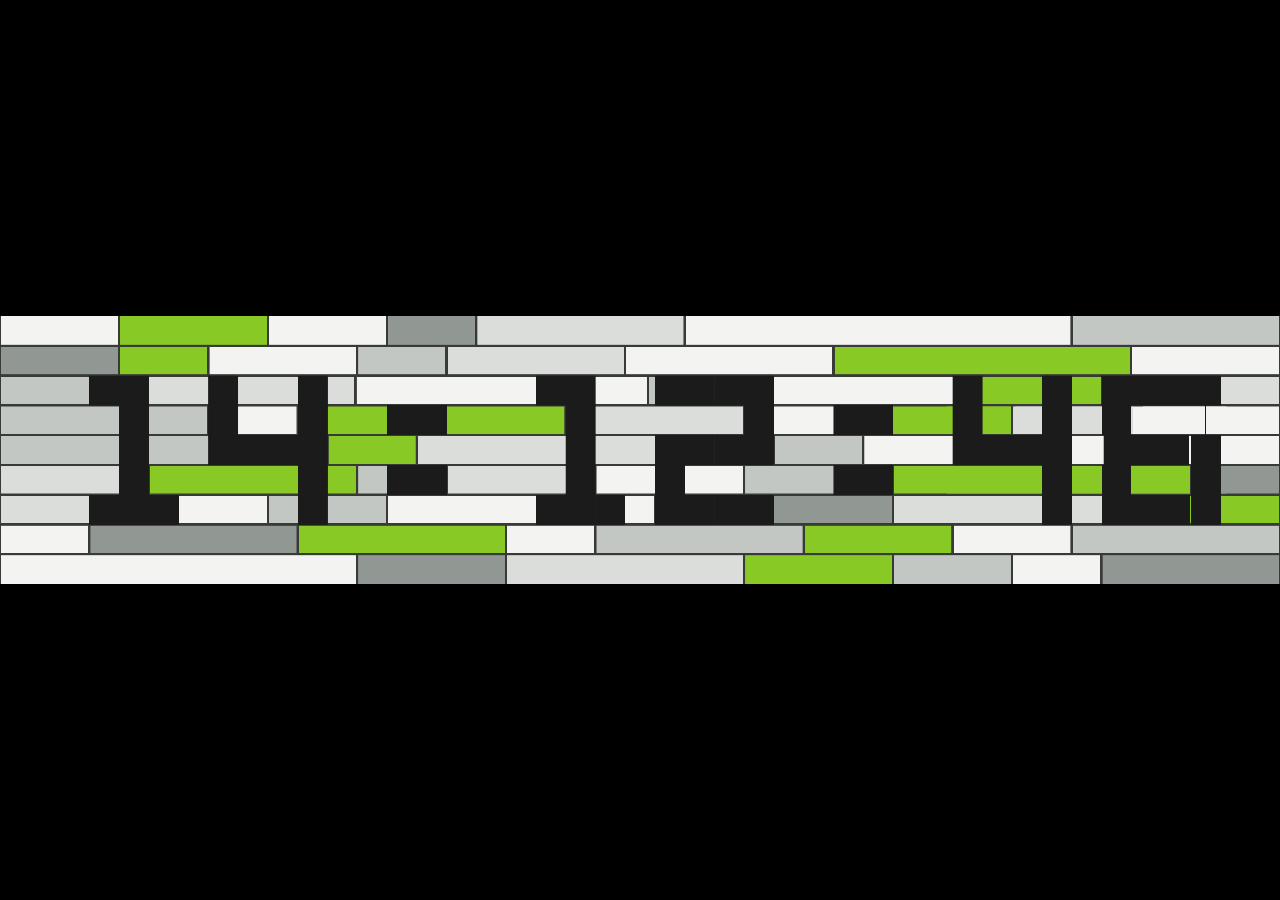
<file: index.html>
<!doctype html>
<html lang="en-AU">
<head>
<meta charset="utf-8">
<meta name="viewport" content="width=device-width,initial-scale=1,viewport-fit=cover">
<meta name="robots" content="noindex,nofollow,noarchive,nosnippet,noimageindex">
<meta name="googlebot" content="noindex,nofollow,noarchive,nosnippet,noimageindex">
<meta name="referrer" content="no-referrer">
<title>Clock 10 · 4x5 Negative Space</title>
<style>
html,body{margin:0;width:100%;height:100%;overflow:hidden;background:#000}
#viewport{position:fixed;inset:0;overflow:hidden;background:#000}
#stage{position:absolute;left:0;top:0;width:3840px;height:804px;transform-origin:0 0;overflow:hidden;background:#373a36}
canvas{display:block;width:3840px;height:804px}
</style>
</head>
<body>
<div id="viewport"><div id="stage"><canvas id="clock" width="3840" height="804" aria-label="Melbourne 24 hour clock"></canvas></div></div>
<script>
(() => {
'use strict';

const W=3840,H=804,COLS=43,ROWS=9;
const CELL_W=W/COLS,CELL_H=H/ROWS,GAP=7;
const TZ='Australia/Melbourne';
const BG='#1c1b1c',BOARD='#373a36';
const COLORS=['#f3f4f2','#daddda','#c2c7c3','#919894','#89c925'];
const FONT={
 '0':['1111','1001','1001','1001','1111'],
 '1':['0110','0010','0010','0010','0111'],
 '2':['1111','0001','1111','1000','1111'],
 '3':['1111','0001','1111','0001','1111'],
 '4':['1001','1001','1111','0001','0001'],
 '5':['1111','1000','1111','0001','1111'],
 '6':['1111','1000','1111','1001','1111'],
 '7':['1111','0001','0001','0001','0001'],
 '8':['1111','1001','1111','1001','1111'],
 '9':['1111','1001','1111','0001','1111'],
 ':':['0000','0110','0000','0110','0000']
};
const PIECE_COUNTS=[7,8,7,8,7,8,7,8,7];
const ALL_KINETIC_ROWS=[0,1,2,3,4,5,6,7,8];
const OUTER_KINETIC_ROWS=[0,1,8,7];
const FRAME_MS=1000/30;
const DIGIT_TRANSITION_MS=900;
const ROW_TRANSITION_MS=820;
const MINUTE_TRANSITION_MS=1450;

const viewport=document.getElementById('viewport');
const stage=document.getElementById('stage');
const canvas=document.getElementById('clock');
const ctx=canvas.getContext('2d',{alpha:false});
ctx.imageSmoothingEnabled=false;

const params=new URLSearchParams(location.search);
const DEMO=params.get('demo')==='1';
const FIXED_TIME=/^\d{2}:\d{2}:\d{2}$/.test(params.get('time')||'')?params.get('time'):null;
const FIXED_SEED=Number.isFinite(Number(params.get('seed')))?Number(params.get('seed')):null;
const PREVIEW_FROM=/^\d{2}:\d{2}:\d{2}$/.test(params.get('from')||'')?params.get('from'):null;
const PREVIEW_TO=/^\d{2}:\d{2}:\d{2}$/.test(params.get('to')||'')?params.get('to'):null;
const PREVIEW_T=Math.max(0,Math.min(1,Number(params.get('t'))||0));
const PREVIEW_ROW=Number.isFinite(Number(params.get('row')))?Math.max(0,Math.min(8,Number(params.get('row')))):0;
const ROW_MODE=(params.get('rows')||'all').toLowerCase();
const KINETIC_ROWS=ROW_MODE==='outer'?OUTER_KINETIC_ROWS:(ROW_MODE==='none'?[]:ALL_KINETIC_ROWS);
const GREEN_MAX=Math.max(1,Math.min(4,parseInt(params.get('green')||'2',10)||2));
const SESSION_SEED=FIXED_SEED!==null?0:((Date.now()^Math.floor(Math.random()*0x7fffffff))>>>0);

let currentTime='00:00:00';
let currentMask=buildMask(currentTime);
let currentSeed=0;
let currentConfig=buildConfig(layoutSeed(currentSeed));
let maskTransition=null;
let configTransition=null;
let rowTransition=null;
let tickTimer=0;
let demoSeconds=22*3600+22*60+20;
let lastRender=0;

function scaleStage(){
 const vw=viewport.clientWidth||window.innerWidth;
 const vh=viewport.clientHeight||window.innerHeight;
 const s=Math.min(vw/W,vh/H);
 stage.style.left=Math.round((vw-W*s)/2)+'px';
 stage.style.top=Math.round((vh-H*s)/2)+'px';
 stage.style.transform=`scale(${s})`;
}
function xorshift(seed){let x=(seed|0)||123456789;return()=>{x^=x<<13;x^=x>>>17;x^=x<<5;return((x>>>0)%1000000)/1000000}}
function neutralColor(row,index){const n=(row*19+index*13)%21;if(n<8)return COLORS[0];if(n<13)return COLORS[1];if(n<18)return COLORS[2];return COLORS[3]}
function positiveMod(n,m){return((n%m)+m)%m}
function greenCountFor(row,seed){return 1+positiveMod(seed+row*5,GREEN_MAX)}
function greenIndicesFor(row,seed){const count=PIECE_COUNTS[row],wanted=Math.min(count,greenCountFor(row,seed)),indices=[];let cursor=positiveMod(seed*3+row*2,count);const step=count===8?3:2;while(indices.length<wanted){if(!indices.includes(cursor))indices.push(cursor);cursor=positiveMod(cursor+step,count)}return indices.sort((a,b)=>a-b)}
function pieceColor(row,index,seed){return greenIndicesFor(row,seed).includes(index)?COLORS[4]:neutralColor(row,index)}
function buildRowWidths(row,seed){const count=PIECE_COUNTS[row],min=2,remaining=COLS-count*min;const rnd=xorshift((seed+1)*7919+row*104729),weights=[];let weightSum=0;for(let i=0;i<count;i++){let w=0.3+Math.pow(rnd(),1.35)*1.6;if(i===((seed+row*2)%count))w+=1.5;weights.push(w);weightSum+=w}const widths=weights.map(w=>min+Math.floor((w/weightSum)*remaining));let used=widths.reduce((a,b)=>a+b,0),cursor=(seed+row*3)%count;while(used<COLS){widths[cursor]+=1;used+=1;cursor=(cursor+3)%count}while(used>COLS){if(widths[cursor]>min){widths[cursor]-=1;used-=1}cursor=(cursor+2)%count}return widths}
function buildConfig(seed){const config=[];for(let row=0;row<ROWS;row++){const widths=buildRowWidths(row,seed);let x=0;config.push(widths.map((width,index)=>{const p={x,width,color:pieceColor(row,index,seed)};x+=width;return p}))}return config}
function buildMask(timeStr){const mask=Array.from({length:ROWS},()=>Array(COLS).fill(0));let x=2;for(const ch of timeStr){const glyph=FONT[ch];for(let r=0;r<5;r++)for(let c=0;c<4;c++)if(glyph[r][c]==='1')mask[r+2][x+c]=1;x+=5}return mask}
function changedSlots(fromTime,toTime){const slots=[];for(let i=0;i<Math.min(fromTime.length,toTime.length);i++){if(fromTime[i]===toTime[i])continue;const start=2+i*5;slots.push({index:i,start,end:start+3})}return slots}
function slotForCol(slots,col){for(const s of slots)if(col>=s.start&&col<=s.end)return s;return null}
function buildDiffRuns(oldMask,newMask,slots){const runs=[];for(let row=2;row<=6;row++){let col=0;while(col<COLS){const slot=slotForCol(slots,col);if(!slot||oldMask[row][col]===newMask[row][col]){col++;continue}const type=newMask[row][col]===1?'cut':'fill',start=col;while(col+1<=slot.end&&oldMask[row][col+1]!==newMask[row][col+1]&&(newMask[row][col+1]===1?'cut':'fill')===type)col++;runs.push({row,start,end:col,type,center:(start+col+1)/2,slot});col++}}return runs}
function ease(t){return t<0.5?2*t*t:1-Math.pow(-2*t+2,2)/2}
function clamp(v,a,b){return Math.max(a,Math.min(b,v))}
function rowY(row){const top=row*CELL_H+(row===0?0:GAP/2),bottom=(row+1)*CELL_H-(row===ROWS-1?0:GAP/2);return{y:top,h:bottom-top}}
function layoutSeed(seed){return((seed>>>0)+SESSION_SEED)>>>0}
function rowTarget(row,seed){return buildConfig(layoutSeed(seed))[row].map(p=>({...p}))}
function isGreen(piece){return piece&&piece.color===COLORS[4]}
function greenSignature(rowPieces){const sig=[];for(let i=0;i<rowPieces.length;i++)if(isGreen(rowPieces[i]))sig.push(i);return sig.join(',')}
function greenPieces(rowPieces){const result=[];for(let i=0;i<rowPieces.length;i++)if(isGreen(rowPieces[i]))result.push({...rowPieces[i],index:i});return result.sort((a,b)=>(a.x+a.width/2)-(b.x+b.width/2))}
function slicePiece(piece,ordinal,total){const width=piece.width/total;return{x:piece.x+ordinal*width,width}}
function movingGreenPieces(transition,t){
 const fromGreens=greenPieces(transition.from),toGreens=greenPieces(transition.to);
 if(!fromGreens.length&&!toGreens.length)return[];
 if(!fromGreens.length)return toGreens.map(p=>({...p}));
 if(!toGreens.length)return fromGreens.map(p=>({...p}));
 const trackCount=Math.max(fromGreens.length,toGreens.length),tracks=[];
 for(let i=0;i<trackCount;i++)tracks.push({sourceIndex:Math.min(fromGreens.length-1,Math.floor(i*fromGreens.length/trackCount)),targetIndex:Math.min(toGreens.length-1,Math.floor(i*toGreens.length/trackCount))});
 const sourceTotals=Array(fromGreens.length).fill(0),targetTotals=Array(toGreens.length).fill(0);
 for(const track of tracks){sourceTotals[track.sourceIndex]++;targetTotals[track.targetIndex]++}
 const sourceOrdinals=Array(fromGreens.length).fill(0),targetOrdinals=Array(toGreens.length).fill(0),et=ease(clamp(t,0,1)),result=[];
 for(const track of tracks){const si=track.sourceIndex,ti=track.targetIndex;const source=slicePiece(fromGreens[si],sourceOrdinals[si]++,sourceTotals[si]),target=slicePiece(toGreens[ti],targetOrdinals[ti]++,targetTotals[ti]);result.push({x:source.x+(target.x-source.x)*et,width:source.width+(target.width-source.width)*et})}
 return result;
}
function startRowRebuild(secondIndex){
 if(configTransition||KINETIC_ROWS.length===0)return;
 const now=performance.now();
 if(rowTransition){if(now-rowTransition.start>=rowTransition.duration){currentConfig[rowTransition.row]=rowTransition.to;rowTransition=null}else return}
 const row=KINETIC_ROWS[((secondIndex%KINETIC_ROWS.length)+KINETIC_ROWS.length)%KINETIC_ROWS.length],from=currentConfig[row].map(p=>({...p}));
 let seed=currentSeed*97+secondIndex*31+row*17+1,to=rowTarget(row,seed);const fromGreen=greenSignature(from);let attempts=0;
 while(greenSignature(to)===fromGreen&&attempts<8){seed+=37;to=rowTarget(row,seed);attempts++}
 rowTransition={row,from,to,start:now,duration:ROW_TRANSITION_MS};
}
function interpPiece(a,b,t){return{x:a.x+(b.x-a.x)*t,width:a.width+(b.width-a.width)*t,color:t<0.5?a.color:b.color}}
function configState(now){if(!configTransition)return{from:currentConfig,to:null,t:1,raw:1};const raw=clamp((now-configTransition.start)/configTransition.duration,0,1);return{from:configTransition.from,to:configTransition.to,t:ease(raw),raw}}
function rowState(row,now,cs){if(configTransition){return{a:cs.from[row],b:cs.to[row],t:cs.t}}if(rowTransition&&row===rowTransition.row){const raw=clamp((now-rowTransition.start)/rowTransition.duration,0,1);return{a:rowTransition.from,b:rowTransition.to,t:ease(raw),rowRaw:raw}}const a=currentConfig[row];return{a,b:a,t:1}}
function drawFieldBase(now){ctx.fillStyle=BOARD;ctx.fillRect(0,0,W,H);const cs=configState(now);let rowFinished=false;for(let row=0;row<ROWS;row++){const rs=rowState(row,now,cs),{y,h}=rowY(row);for(let i=0;i<rs.a.length;i++){const p=interpPiece(rs.a[i],rs.b[i],rs.t),x=p.x*CELL_W+GAP/2,w=Math.max(1,p.width*CELL_W-GAP);const movingRow=rowTransition&&row===rowTransition.row&&rs.rowRaw<1;ctx.fillStyle=movingRow?neutralColor(row,i):p.color;ctx.fillRect(x,y,w,h)}if(rowTransition&&row===rowTransition.row&&rs.rowRaw>=1)rowFinished=true}if(configTransition&&cs.raw>=1){currentConfig=configTransition.to;configTransition=null}if(rowFinished&&rowTransition){currentConfig[rowTransition.row]=rowTransition.to;rowTransition=null}}
function localDeform(piece,row,t,diffs){const center=piece.x+piece.width/2;let shift=0,scale=1;for(const d of diffs){if(d.row!==row)continue;const dist=Math.abs(center-d.center),radius=7;if(dist>=radius)continue;const delay=Math.min(0.34,(dist/radius)*0.34+Math.abs(row-4)*0.025),lt=clamp((t-delay)/(1-delay),0,1),pulse=Math.sin(Math.PI*lt);if(pulse<=0.0001)continue;const influence=(1-dist/radius)*pulse,direction=center<d.center?-1:1;if(d.type==='cut'){shift+=direction*CELL_W*0.58*influence;scale-=0.115*influence}else{shift-=direction*CELL_W*0.48*influence;scale+=0.09*influence}}const baseW=piece.width*CELL_W,newW=Math.max(CELL_W*1.05,baseW*scale),baseCenter=center*CELL_W;return{x:baseCenter+shift-newW/2,w:newW}}
function pairBoundsForSlot(slot){if(slot.start<=10)return{start:2,end:10};if(slot.start<=25)return{start:17,end:25};return{start:32,end:40}}
function drawChangedSlotsOverlay(now,transition,t){if(!transition||!transition.slots.length)return;const cs=configState(now),groups=[];for(const slot of transition.slots){const b=pairBoundsForSlot(slot);if(!groups.some(g=>g.start===b.start&&g.end===b.end))groups.push(b)}for(const group of groups){ctx.save();const clipX=(group.start-.2)*CELL_W,clipW=(group.end-group.start+1.4)*CELL_W;ctx.beginPath();ctx.rect(clipX,2*CELL_H,clipW,5*CELL_H);ctx.clip();for(let row=2;row<=6;row++){const rs=rowState(row,now,cs),{y,h}=rowY(row);for(let i=0;i<rs.a.length;i++){const p=interpPiece(rs.a[i],rs.b[i],rs.t),d=localDeform(p,row,t,transition.runs),x=d.x+GAP/2,w=Math.max(1,d.w-GAP),movingRow=rowTransition&&row===rowTransition.row&&rs.rowRaw<1;ctx.fillStyle=movingRow?neutralColor(row,i):p.color;ctx.fillRect(x,y,w,h)}}ctx.restore()}}
function drawMovingGreen(now){if(!rowTransition)return;const raw=clamp((now-rowTransition.start)/rowTransition.duration,0,1),pieces=movingGreenPieces(rowTransition,raw),{y,h}=rowY(rowTransition.row);ctx.fillStyle=COLORS[4];for(const p of pieces){const x=p.x*CELL_W+GAP/2,w=Math.max(1,p.width*CELL_W-GAP);ctx.fillRect(x,y,w,h)}}
function cutWholeMask(mask){ctx.fillStyle=BG;for(let row=0;row<ROWS;row++)for(let col=0;col<COLS;col++)if(mask[row][col])ctx.fillRect(col*CELL_W,row*CELL_H,CELL_W+.6,CELL_H+.6)}
function cutStableMask(oldMask,newMask){ctx.fillStyle=BG;for(let row=0;row<ROWS;row++)for(let col=0;col<COLS;col++)if(oldMask[row][col]&&newMask[row][col])ctx.fillRect(col*CELL_W,row*CELL_H,CELL_W+.6,CELL_H+.6)}
function drawDiffRuns(runs,t){ctx.fillStyle=BG;for(const r of runs){const rowDelay=Math.abs(r.row-4)*.035,lt=clamp((t-rowDelay)/(1-rowDelay),0,1),et=ease(lt),x=r.start*CELL_W,y=r.row*CELL_H,width=(r.end-r.start+1)*CELL_W;if(r.type==='cut'){const w=width*et;ctx.fillRect(x+(width-w)/2,y,w+.6,CELL_H+.6)}else{const w=width*(1-et);if(w>.2)ctx.fillRect(x+(width-w)/2,y,w+.6,CELL_H+.6)}}}
function render(now){if(now-lastRender<FRAME_MS){requestAnimationFrame(render);return}lastRender=now;drawFieldBase(now);if(maskTransition){const raw=clamp((now-maskTransition.start)/maskTransition.duration,0,1);drawChangedSlotsOverlay(now,maskTransition,raw);drawMovingGreen(now);cutStableMask(maskTransition.from,maskTransition.to);drawDiffRuns(maskTransition.runs,raw);if(raw>=1){currentMask=maskTransition.to;maskTransition=null}}else{drawMovingGreen(now);cutWholeMask(currentMask)}requestAnimationFrame(render)}
function melbourneParts(date){const parts=new Intl.DateTimeFormat('en-AU',{timeZone:TZ,hour:'2-digit',minute:'2-digit',second:'2-digit',hourCycle:'h23'}).formatToParts(date);let hh='00',mm='00',ss='00';for(const p of parts){if(p.type==='hour')hh=p.value;else if(p.type==='minute')mm=p.value;else if(p.type==='second')ss=p.value}return{hh,mm,ss}}
function applyTime(timeStr,seed,allowMinuteMorph=true){const nextMask=buildMask(timeStr),slots=changedSlots(currentTime,timeStr),runs=buildDiffRuns(currentMask,nextMask,slots);if(runs.length)maskTransition={from:currentMask,to:nextMask,runs,slots,start:performance.now(),duration:DIGIT_TRANSITION_MS};else currentMask=nextMask;const minuteChanged=seed!==currentSeed,hh=Number(timeStr.slice(0,2)),mm=Number(timeStr.slice(3,5)),ss=Number(timeStr.slice(6,8)),absoluteSecond=hh*3600+mm*60+ss;if(ROW_MODE==='all'){if(minuteChanged)currentSeed=seed;startRowRebuild(absoluteSecond)}else if(minuteChanged){rowTransition=null;if(allowMinuteMorph)configTransition={from:currentConfig,to:buildConfig(layoutSeed(seed)),start:performance.now(),duration:MINUTE_TRANSITION_MS};else currentConfig=buildConfig(layoutSeed(seed));currentSeed=seed}else startRowRebuild(absoluteSecond);currentTime=timeStr}
function liveTick(){const p=melbourneParts(new Date()),str=`${p.hh}:${p.mm}:${p.ss}`,seed=Number(p.hh)*60+Number(p.mm);applyTime(str,seed,true);tickTimer=setTimeout(liveTick,Math.max(50,1000-(Date.now()%1000)+20))}
function demoTick(){demoSeconds=(demoSeconds+1)%(24*3600);const hh=String(Math.floor(demoSeconds/3600)%24).padStart(2,'0'),mm=String(Math.floor(demoSeconds/60)%60).padStart(2,'0'),ss=String(demoSeconds%60).padStart(2,'0'),seed=Number(hh)*60+Number(mm);applyTime(`${hh}:${mm}:${ss}`,seed,true);tickTimer=setTimeout(demoTick,1000)}
function initialise(){scaleStage();if(PREVIEW_FROM&&PREVIEW_TO){currentTime=PREVIEW_FROM;currentMask=buildMask(PREVIEW_FROM);currentSeed=FIXED_SEED??0;currentConfig=buildConfig(layoutSeed(currentSeed));const nextMask=buildMask(PREVIEW_TO),slots=changedSlots(PREVIEW_FROM,PREVIEW_TO),runs=buildDiffRuns(currentMask,nextMask,slots),now=performance.now();maskTransition={from:currentMask,to:nextMask,runs,slots,start:now-PREVIEW_T*DIGIT_TRANSITION_MS,duration:DIGIT_TRANSITION_MS};const target=rowTarget(PREVIEW_ROW,currentSeed*97+99+PREVIEW_ROW*17);rowTransition={row:PREVIEW_ROW,from:currentConfig[PREVIEW_ROW].map(p=>({...p})),to:target,start:now-PREVIEW_T*ROW_TRANSITION_MS,duration:ROW_TRANSITION_MS}}else if(FIXED_TIME){currentTime=FIXED_TIME;currentMask=buildMask(FIXED_TIME);currentSeed=FIXED_SEED??0;currentConfig=buildConfig(layoutSeed(currentSeed))}else{const p=melbourneParts(new Date());currentTime=`${p.hh}:${p.mm}:${p.ss}`;currentMask=buildMask(currentTime);currentSeed=Number(p.hh)*60+Number(p.mm);currentConfig=buildConfig(layoutSeed(currentSeed));if(DEMO)tickTimer=setTimeout(demoTick,700);else tickTimer=setTimeout(liveTick,Math.max(50,1000-(Date.now()%1000)+20))}requestAnimationFrame(render)}
addEventListener('resize',scaleStage,{passive:true});addEventListener('orientationchange',scaleStage,{passive:true});document.addEventListener('visibilitychange',()=>{if(!document.hidden&&!FIXED_TIME&&!DEMO){clearTimeout(tickTimer);liveTick()}});initialise();
})();
</script>
</body>
</html>
</file>
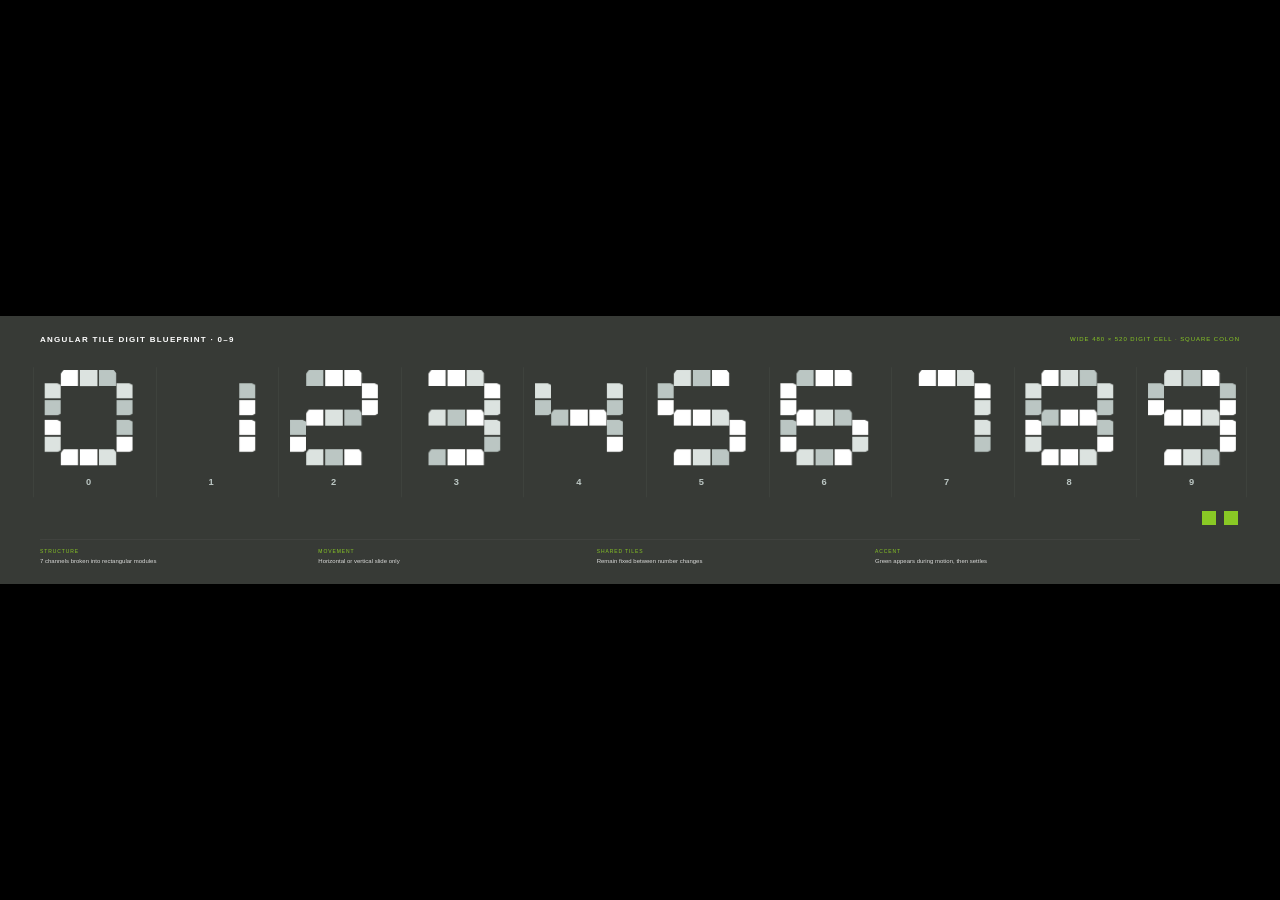
<file: angular-blueprint.html>
<!doctype html>
<html lang="en-AU">
<head>
  <meta charset="utf-8">
  <meta name="viewport" content="width=device-width, initial-scale=1, viewport-fit=cover">
  <meta name="robots" content="noindex, nofollow, noarchive, nosnippet, noimageindex">
  <title>Angular Tile Digit Blueprint</title>
  <link rel="stylesheet" href="angular.css">
</head>
<body>
  <div id="viewport">
    <main id="stage" class="blueprint-stage">
      <div class="blueprint-title">ANGULAR TILE DIGIT BLUEPRINT · 0–9</div>
      <div class="blueprint-subtitle">WIDE 480 × 520 DIGIT CELL · SQUARE COLON</div>
      <section id="blueprintRow" class="blueprint-row" aria-label="Digit construction set"></section>

      <section class="blueprint-rules" aria-label="Construction rules">
        <div><div class="rule-title">STRUCTURE</div><div class="rule-text">7 channels broken into rectangular modules</div></div>
        <div><div class="rule-title">MOVEMENT</div><div class="rule-text">Horizontal or vertical slide only</div></div>
        <div><div class="rule-title">SHARED TILES</div><div class="rule-text">Remain fixed between number changes</div></div>
        <div><div class="rule-title">ACCENT</div><div class="rule-text">Green appears during motion, then settles</div></div>
      </section>

      <div class="blueprint-colon" aria-label="Square colon module">
        <span class="colon-square"></span>
        <span class="colon-square"></span>
      </div>
    </main>
  </div>
  <script src="angular.js"></script>
</body>
</html>
</file>
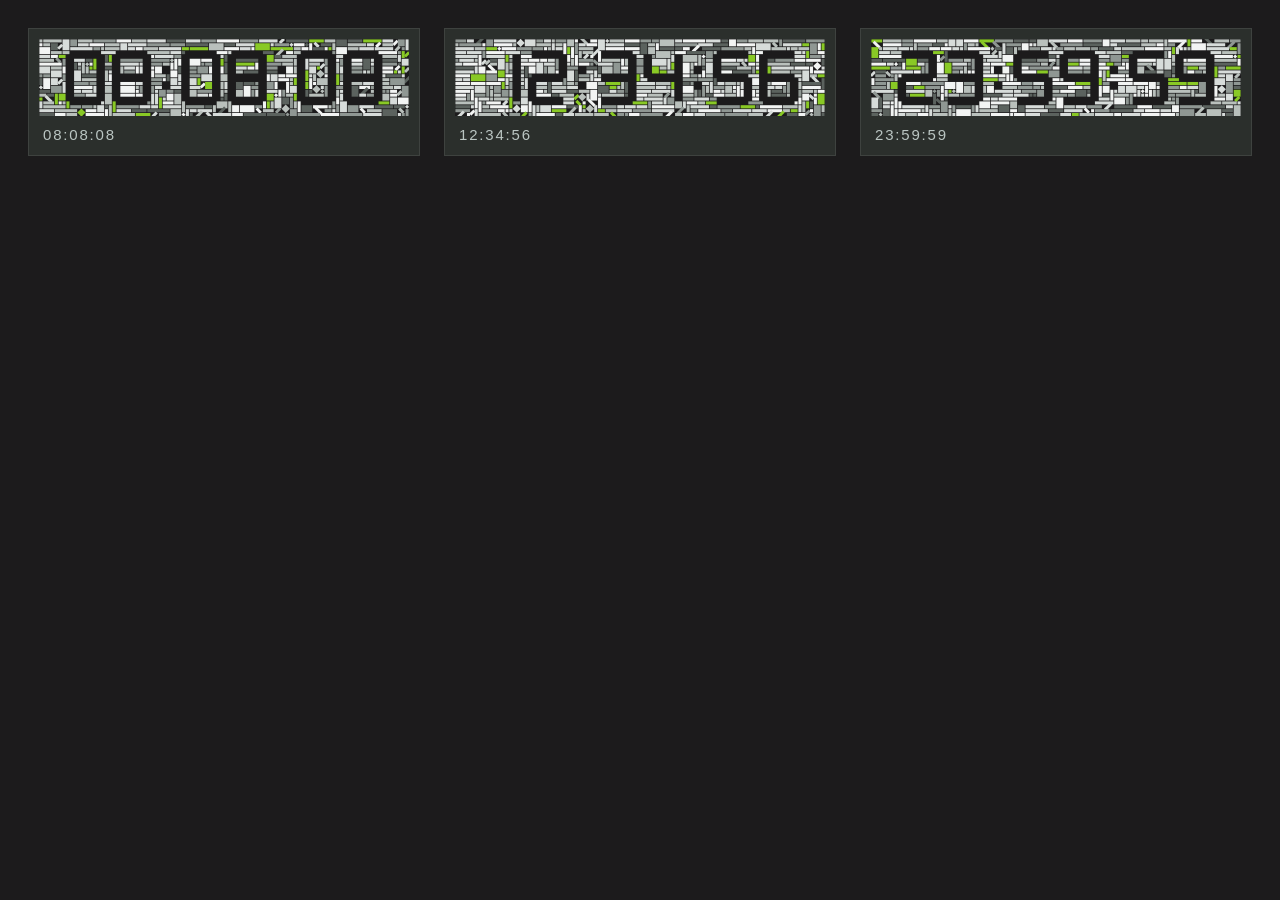
<file: angular-mosaic-static-compare.html>
<!doctype html><html lang="en-AU"><head><meta charset="utf-8"><meta name="viewport" content="width=device-width,initial-scale=1"><meta name="robots" content="noindex,nofollow,noarchive,nosnippet,noimageindex"><title>Mosaic Static Comparison</title><style>*{box-sizing:border-box}html,body{margin:0;background:#1c1b1c;color:#fff;font-family:Arial,sans-serif}.page{width:100vw;min-height:100vh;padding:28px;display:grid;grid-template-columns:repeat(3,1fr);gap:24px;align-items:start}.card{background:#2b2f2c;padding:10px;border:1px solid rgba(255,255,255,.09)}.preview{position:relative;width:100%;aspect-ratio:3840/804;overflow:hidden;background:#373a36}.preview iframe{position:absolute;left:0;top:0;width:3840px;height:804px;border:0;transform-origin:0 0}.label{padding:10px 4px 2px;font-size:15px;letter-spacing:.12em;color:#bbc6c3}@media(max-width:1200px){.page{grid-template-columns:1fr}}</style></head><body><div class="page" id="page"></div><script>const times=['08:08:08','12:34:56','23:59:59'];const page=document.getElementById('page');times.forEach(t=>{const card=document.createElement('div');card.className='card';const p=document.createElement('div');p.className='preview';const f=document.createElement('iframe');f.src='angular-mosaic-static-v1.html?time='+encodeURIComponent(t);p.appendChild(f);const l=document.createElement('div');l.className='label';l.textContent=t;card.append(p,l);page.appendChild(card)});function fit(){document.querySelectorAll('.preview').forEach(p=>{const f=p.querySelector('iframe');f.style.transform='scale('+(p.clientWidth/3840)+')'})}fit();addEventListener('resize',fit);</script></body></html>
</file>
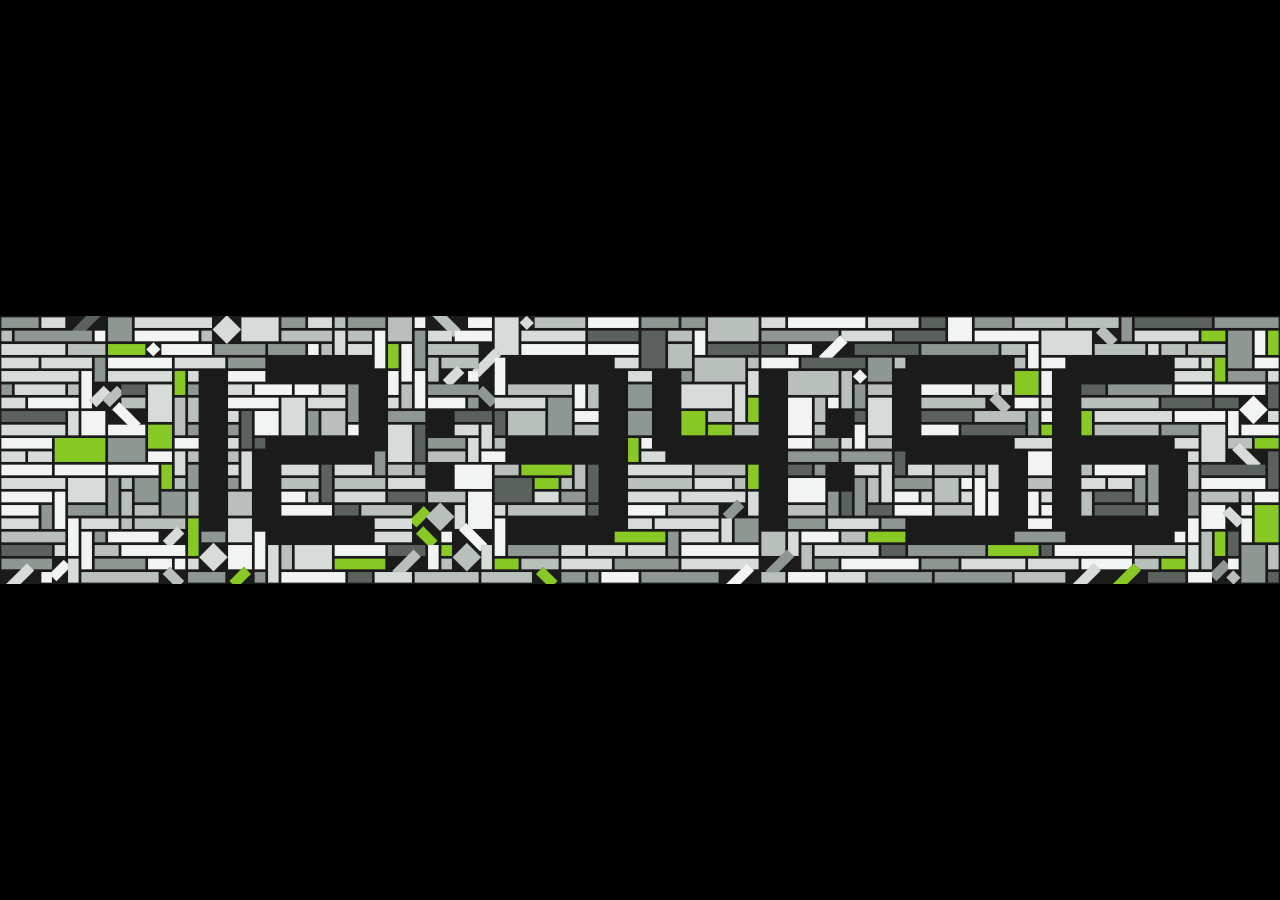
<file: angular-mosaic-static-v1.html>
<!doctype html>
<html lang="en-AU">
<head>
<meta charset="utf-8">
<meta name="viewport" content="width=device-width,initial-scale=1,viewport-fit=cover">
<meta name="robots" content="noindex,nofollow,noarchive,nosnippet,noimageindex">
<title>Angular Mosaic Static Prototype</title>
<style>
:root{--bg:#373a36;--void:#1c1b1c;--green:#89c925;--light:#f2f4f3;--g1:#d7dcda;--g2:#b9c0bc;--g3:#8f9793;--g4:#5b625e;--sw:3840px;--sh:804px}
*{box-sizing:border-box}html,body{margin:0;width:100%;height:100%;overflow:hidden;background:#000}
#viewport{position:fixed;inset:0;background:#000}
#stage{position:absolute;left:0;top:0;width:var(--sw);height:var(--sh);transform-origin:0 0;background:var(--void);overflow:hidden}
#field{position:absolute;inset:0;background:var(--void);overflow:hidden}
.piece{position:absolute;overflow:visible}
.skin{position:absolute;inset:4px;box-shadow:inset 0 0 0 1px rgba(0,0,0,.16),0 1px 2px rgba(0,0,0,.18)}
.t0{background:var(--light)}.t1{background:var(--g1)}.t2{background:var(--g2)}.t3{background:var(--g3)}.t4{background:var(--g4)}.tg{background:var(--green)}
.rot45 .skin{inset:12%;transform:rotate(45deg);transform-origin:center}
.rotm45 .skin{inset:12%;transform:rotate(-45deg);transform-origin:center}
</style>
</head>
<body>
<div id="viewport"><div id="stage"><div id="field"></div></div></div>
<script>
(()=>{'use strict';
const SW=3840,SH=804,COLS=96,ROWS=20,CW=SW/COLS,CH=SH/ROWS;
const field=document.getElementById('field'),stage=document.getElementById('stage'),viewport=document.getElementById('viewport');
const qs=new URLSearchParams(location.search);const VALUE=(qs.get('time')||'12:34:56').replace(/[^0-9:]/g,'').slice(0,8);
const DIGSEG={0:'ABCDEF',1:'BC',2:'ABGED',3:'ABCDG',4:'FGBC',5:'AFGCD',6:'AFGECD',7:'ABC',8:'ABCDEFG',9:'ABCDFG'};
const digitW=10,digitH=14,colonW=4,gap=2;
const totalW=6*digitW+2*colonW+7*gap,startX=Math.floor((COLS-totalW)/2),startY=Math.floor((ROWS-digitH)/2);
const voidMask=Array.from({length:ROWS},()=>Array(COLS).fill(false));
function markRect(x,y,w,h){for(let yy=y;yy<y+h;yy++)for(let xx=x;xx<x+w;xx++)if(yy>=0&&yy<ROWS&&xx>=0&&xx<COLS)voidMask[yy][xx]=true}
function stampDigit(ch,x0,y0){const seg=DIGSEG[ch]||'';const has=s=>seg.includes(s);if(has('A'))markRect(x0+1,y0,8,2);if(has('G'))markRect(x0+1,y0+6,8,2);if(has('D'))markRect(x0+1,y0+12,8,2);if(has('F'))markRect(x0,y0+1,2,6);if(has('B'))markRect(x0+8,y0+1,2,6);if(has('E'))markRect(x0,y0+7,2,6);if(has('C'))markRect(x0+8,y0+7,2,6)}
function stampColon(x0,y0){markRect(x0+1,y0+4,2,2);markRect(x0+1,y0+8,2,2)}
let x=startX;for(const ch of VALUE){if(ch===':'){stampColon(x,startY);x+=colonW}else{stampDigit(ch,x,startY);x+=digitW}x+=gap}
const used=Array.from({length:ROWS},()=>Array(COLS).fill(false));
for(let r=0;r<ROWS;r++)for(let c=0;c<COLS;c++)if(voidMask[r][c])used[r][c]=true;
function hashSeed(s){let h=2166136261>>>0;for(let i=0;i<s.length;i++){h^=s.charCodeAt(i);h=Math.imul(h,16777619)}return h>>>0}
let seed=hashSeed('mosaic-'+VALUE);function rnd(){seed+=0x6D2B79F5;let t=seed;t=Math.imul(t^t>>>15,t|1);t^=t+Math.imul(t^t>>>7,t|61);return((t^t>>>14)>>>0)/4294967296}
const LIB=[
 {w:6,h:1,wt:9},{w:5,h:1,wt:11},{w:4,h:1,wt:15},{w:3,h:1,wt:16},{w:2,h:1,wt:10},{w:1,h:1,wt:4},
 {w:1,h:2,wt:5},{w:1,h:3,wt:2},{w:2,h:2,wt:5},{w:3,h:2,wt:4},{w:4,h:2,wt:2},{w:2,h:3,wt:2}
];
function fits(c,r,w,h){if(c+w>COLS||r+h>ROWS)return false;for(let yy=r;yy<r+h;yy++)for(let xx=c;xx<c+w;xx++)if(used[yy][xx])return false;return true}
function weightedCandidates(){const arr=[];for(const m of LIB){for(let i=0;i<m.wt;i++)arr.push(m)}for(let i=arr.length-1;i>0;i--){const j=Math.floor(rnd()*(i+1));[arr[i],arr[j]]=[arr[j],arr[i]]}return arr}
function toneClass(area){const p=rnd();if(p<.075)return'tg';if(p<.30)return't0';if(p<.52)return't1';if(p<.72)return't2';if(p<.90)return't3';return't4'}
function nearVoid(c,r,w,h){for(let yy=Math.max(0,r-1);yy<Math.min(ROWS,r+h+1);yy++)for(let xx=Math.max(0,c-1);xx<Math.min(COLS,c+w+1);xx++)if(voidMask[yy][xx])return true;return false}
function renderPiece(c,r,w,h){const el=document.createElement('div');el.className='piece';el.style.left=(c*CW)+'px';el.style.top=(r*CH)+'px';el.style.width=(w*CW)+'px';el.style.height=(h*CH)+'px';const skin=document.createElement('div');skin.className='skin '+toneClass(w*h);const aspect=Math.max(w/h,h/w);const nv=nearVoid(c,r,w,h);if(!nv&&w*h<=4&&aspect<=3){const p=rnd();if(p<.10)el.classList.add('rot45');else if(p<.18)el.classList.add('rotm45')}el.appendChild(skin);field.appendChild(el)}
for(let r=0;r<ROWS;r++)for(let c=0;c<COLS;c++){if(used[r][c])continue;let placed=null;const candidates=weightedCandidates();for(const m of candidates){if(fits(c,r,m.w,m.h)){placed=m;break}}if(!placed)placed={w:1,h:1};for(let yy=r;yy<r+placed.h;yy++)for(let xx=c;xx<c+placed.w;xx++)used[yy][xx]=true;renderPiece(c,r,placed.w,placed.h)}
function scale(){const vw=viewport.clientWidth||innerWidth,vh=viewport.clientHeight||innerHeight,s=Math.min(vw/SW,vh/SH),w=SW*s,h=SH*s;stage.style.left=Math.round((vw-w)/2)+'px';stage.style.top=Math.round((vh-h)/2)+'px';stage.style.transform=`scale(${s})`}
scale();addEventListener('resize',scale,{passive:true});addEventListener('orientationchange',scale,{passive:true});
})();
</script>
</body></html>
</file>
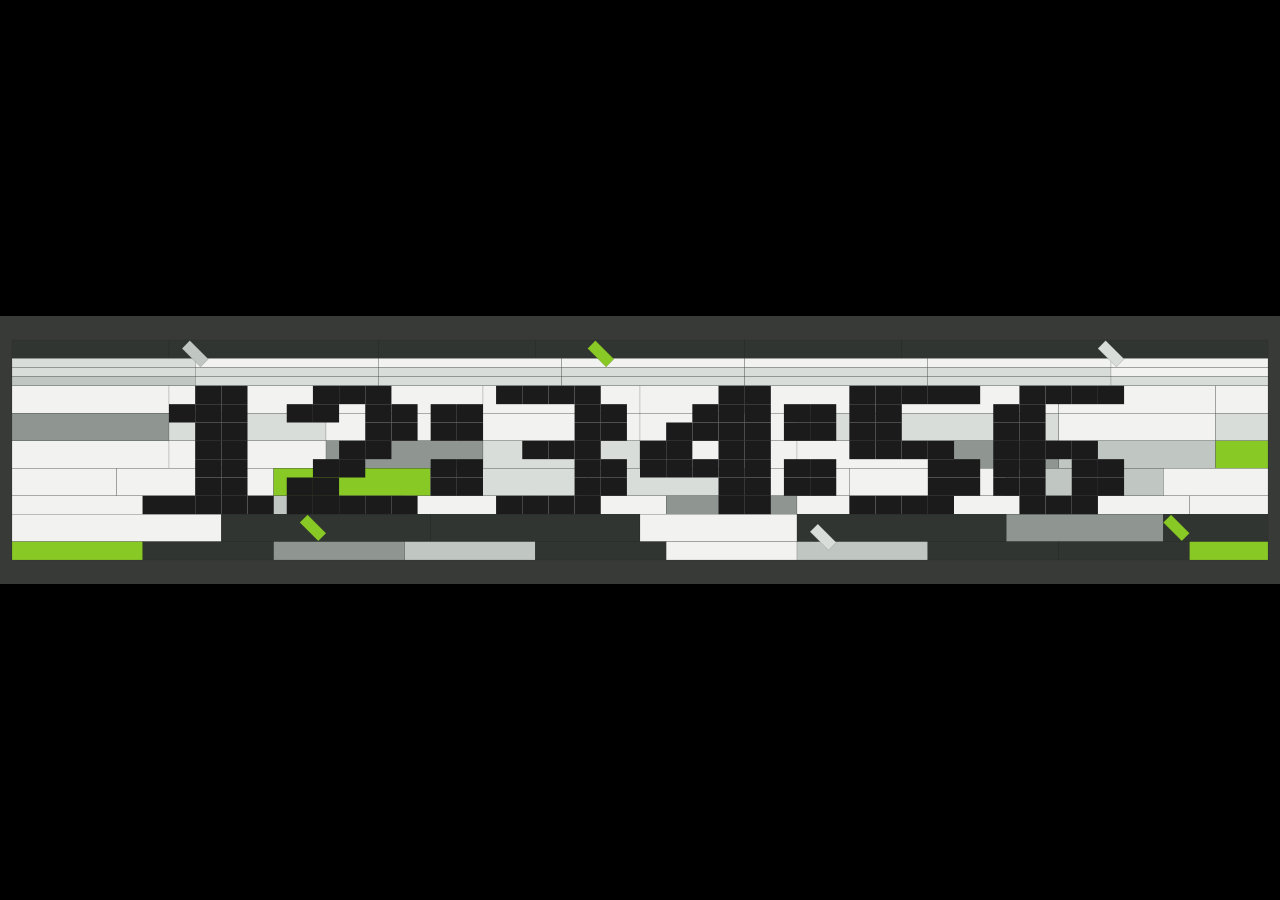
<file: angular-mosaic-static-v3.html>
<!doctype html><html><head><meta charset="utf-8"><meta name="viewport" content="width=device-width,initial-scale=1"><meta name="robots" content="noindex,nofollow,noarchive,nosnippet,noimageindex"><title>Angular Mosaic Static v3</title><style>html,body{margin:0;width:100%;height:100%;overflow:hidden;background:#000}svg{display:block;width:100%;height:100%}</style></head><body><svg id="s" viewBox="0 0 3840 804" xmlns="http://www.w3.org/2000/svg"></svg><script>
(()=>{const S=document.getElementById('s'),NS='http://www.w3.org/2000/svg',W=3840,H=804,BX=36,BY=72,BW=3768,BH=660,C=96,R=24,cw=BW/C,ch=BH/R,V='#1c1b1c',G='#373a36',T=['#f2f3f1','#d9ddda','#c0c6c2','#8f9692','#89c925'];const P={'0':['01110','11011','11011','11011','11011','11011','01110'],'1':['00110','01110','00110','00110','00110','00110','11111'],'2':['01110','11011','00011','00110','01100','11000','11111'],'3':['11110','00011','00011','01110','00011','00011','11110'],'4':['00011','00111','01111','11011','11111','00011','00011'],'5':['11111','11000','11000','11110','00011','00011','11110'],'6':['01111','11000','11000','11110','11011','11011','01110'],'7':['11111','00011','00110','00110','01100','01100','01100'],'8':['01110','11011','11011','01110','11011','11011','01110'],'9':['01110','11011','11011','01111','00011','00011','11110'],':':['00','11','11','00','11','11','00']};function E(n,a){const e=document.createElementNS(NS,n);for(const k in a)e.setAttribute(k,a[k]);S.appendChild(e);return e}E('rect',{width:W,height:H,fill:G});E('rect',{x:BX,y:BY,width:BW,height:BH,fill:'#2d312e'});const o=Array.from({length:R},()=>Array(C).fill(0));function free(x,y,w,h){if(x+w>C||y+h>R)return false;for(let yy=y;yy<y+h;yy++)for(let xx=x;xx<x+w;xx++)if(o[yy][xx])return false;return true}function add(x,y,w,h,col){for(let yy=y;yy<y+h;yy++)for(let xx=x;xx<x+w;xx++)o[yy][xx]=1;E('rect',{x:(BX+x*cw).toFixed(2),y:(BY+y*ch).toFixed(2),width:(w*cw).toFixed(2),height:(h*ch).toFixed(2),fill:col,stroke:'#202320','stroke-opacity':'.45','stroke-width':'1'})}function color(k,x,y,a){const n=(x*7+y*11+a*3)%100;if(k==='top')return n<4?T[4]:n<10?T[1]:n<14?T[2]:'#313531';if(k==='bridge')return n<8?T[4]:n<63?T[0]:n<86?T[1]:T[2];if(k==='main')return n<6?T[4]:n<68?T[0]:n<87?T[1]:n<96?T[2]:T[3];return n<9?T[4]:n<28?T[2]:n<52?T[3]:n<60?T[0]:'#313531'}const B=[[0,2,[[16,2],[14,2],[12,2],[10,2],[8,2],[6,2],[4,2],[3,1],[2,1],[1,1]],'top'],[2,5,[[14,1],[12,1],[10,1],[8,1],[6,1],[5,1],[4,1],[3,1],[2,1]],'bridge'],[5,19,[[12,3],[10,3],[8,3],[6,3],[5,3],[4,3],[10,2],[8,2],[6,2],[5,2],[4,2],[3,2],[2,2],[2,3],[1,4]],'main'],[19,24,[[16,3],[14,3],[12,3],[10,3],[8,3],[6,3],[5,3],[4,3],[10,2],[8,2],[6,2],[4,2],[3,2],[2,2]],'bottom']];for(const [r0,r1,sizes,k] of B)for(let y=r0;y<r1;y++){let x=0;while(x<C){if(o[y][x]){x++;continue}let ss=sizes;if((x+y*3)%7===0)ss=sizes.slice(2).concat(sizes.slice(0,2));let done=0;for(const [w,h] of ss)if(y+h<=r1&&free(x,y,w,h)){add(x,y,w,h,color(k,x,y,w*h));x+=w;done=1;break}if(!done){add(x,y,1,1,color(k,x,y,1));x++}}}for(const [x,y,w,h,col] of [[13,1,2,1,'#c0c6c2'],[44,1,2,1,'#89c925'],[83,1,2,1,'#d9ddda'],[22,20,2,1,'#89c925'],[61,21,2,1,'#d9ddda'],[88,20,2,1,'#89c925']]){const cx=BX+(x+w/2)*cw,cy=BY+(y+h/2)*ch,ww=w*cw,hh=Math.max(h*ch,ch*1.2);E('rect',{x:(cx-ww/2).toFixed(2),y:(cy-hh/2).toFixed(2),width:ww.toFixed(2),height:hh.toFixed(2),fill:col,stroke:'#202320','stroke-opacity':'.45',transform:`rotate(45 ${cx.toFixed(2)} ${cy.toFixed(2)})`})}const q=new URLSearchParams(location.search).get('time')||'12:34:56',com=[...q].map(z=>[z,z===':'?4:10]),total=com.reduce((a,b)=>a+b[1],0)+com.length-1;let x=Math.floor((C-total)/2);for(const [z,w] of com){const p=P[z];for(let r=0;r<p.length;r++)for(let c=0;c<p[r].length;c++)if(p[r][c]==='1')E('rect',{x:(BX+(x+c*2)*cw).toFixed(2),y:(BY+(5+r*2)*ch).toFixed(2),width:(2*cw).toFixed(2),height:(2*ch).toFixed(2),fill:V});x+=w+1}})();
</script></body></html>
</file>
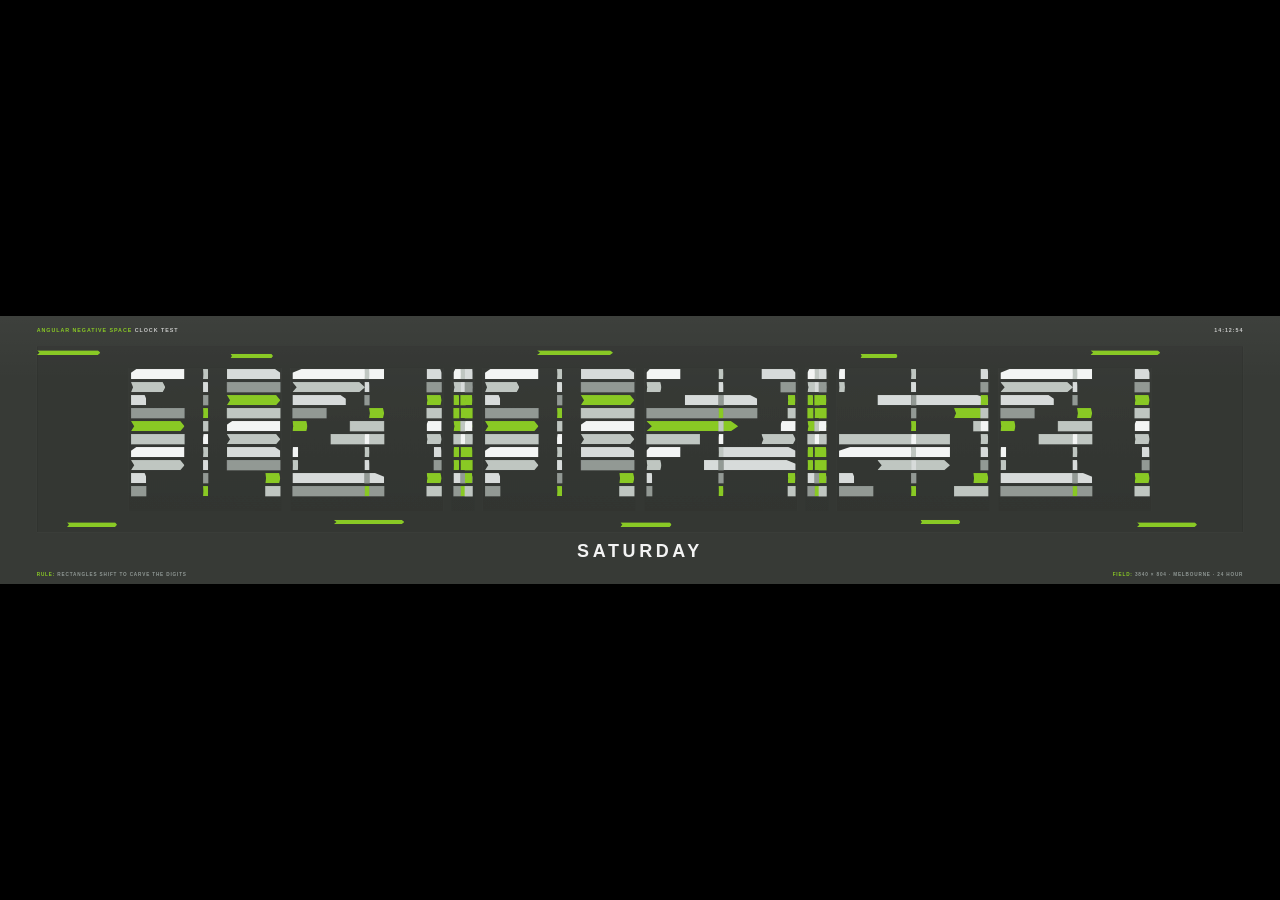
<file: angular-negative-v2.html>
<!doctype html><html lang="en-AU"><head><meta charset="utf-8"><meta name="viewport" content="width=device-width,initial-scale=1,viewport-fit=cover"><meta name="robots" content="noindex,nofollow,noarchive,nosnippet,noimageindex"><title>Angular Negative Space Clock</title><style>@font-face{font-family:"Open Sans Local";src:local("Open Sans"),url("https://creative-innovation-labs-bmc.github.io/Melbl8-Clock05-Counter-Field-PT-Serif/fonts/OpenSans-Variable.ttf") format("truetype");font-style:normal;font-weight:300 800;font-display:swap}:root{--bg:#373a36;--near:#1c1b1c;--g:#89c925;--w:#fff;--m:#bbc6c3;--sw:3840px;--sh:804px}*{box-sizing:border-box}html,body{margin:0;width:100%;height:100%;overflow:hidden;background:#000}body{font-family:"Open Sans Local",Arial,sans-serif;-webkit-font-smoothing:antialiased}#viewport{position:fixed;inset:0;background:#000}#stage{position:absolute;left:0;top:0;width:var(--sw);height:var(--sh);transform-origin:0 0;background:linear-gradient(180deg,rgba(255,255,255,.03),rgba(0,0,0,0) 24%),var(--bg);overflow:hidden}.head{position:absolute;left:110px;right:110px;top:34px;display:flex;justify-content:space-between;font-size:16px;font-weight:650;letter-spacing:.18em;color:rgba(255,255,255,.72)}.head .t{color:var(--g)}.field{position:absolute;left:110px;right:110px;top:90px;height:560px;background:rgba(0,0,0,.06);border:1px solid rgba(255,255,255,.07);box-shadow:inset 0 0 0 1px rgba(0,0,0,.2);overflow:hidden}.rail{position:absolute;left:0;right:0;height:46px}.rail.top{top:0}.rail.bot{bottom:0}.accent{position:absolute;height:14px;background:var(--g);clip-path:polygon(0 0,96% 0,100% 50%,96% 100%,0 100%,4% 50%)}.band{position:absolute;left:70px;right:70px;top:64px;height:430px;display:flex;justify-content:center;gap:24px}.slot,.colon{position:relative;height:430px;overflow:hidden;background:linear-gradient(180deg,rgba(255,255,255,.016),rgba(0,0,0,.03))}.slot{width:460px;border-inline:1px solid rgba(255,255,255,.04)}.colon{width:70px}.row{position:absolute;left:0;width:100%;height:39px}.tile{position:absolute;top:4px;height:31px;box-shadow:inset 0 0 0 1px rgba(0,0,0,.16);transition:transform .34s cubic-bezier(.2,.7,.2,1),width .34s cubic-bezier(.2,.7,.2,1),background-color .2s linear}.a{background:#f3f5f4}.b{background:#d7dcda}.c{background:#bfc6c1}.d{background:#929995}.g{background:var(--g)}.l{clip-path:polygon(10% 0,100% 0,100% 100%,0 100%,0 36%)}.r{clip-path:polygon(0 0,90% 0,100% 36%,100% 100%,0 100%)}.x{clip-path:polygon(0 0,92% 0,100% 50%,92% 100%,0 100%,6% 50%)}.grid{position:absolute;inset:0;background-image:linear-gradient(rgba(255,255,255,.05) 1px,transparent 1px),linear-gradient(90deg,rgba(255,255,255,.05) 1px,transparent 1px);background-size:57.5px 39px;opacity:.28;pointer-events:none}.colon .grid{background-size:35px 39px}.weekday{position:absolute;left:0;right:0;bottom:70px;text-align:center;font-size:54px;font-weight:700;letter-spacing:.2em;color:rgba(255,255,255,.94)}.foot{position:absolute;left:110px;right:110px;bottom:22px;display:flex;justify-content:space-between;font-size:14px;font-weight:600;letter-spacing:.18em;color:rgba(187,198,195,.68)}.foot .g2{color:var(--g)}</style></head><body><div id="viewport"><div id="stage"><div class="head"><div><span class="t">ANGULAR NEGATIVE SPACE</span> CLOCK TEST</div><div id="ht">14:37:52</div></div><div class="field"><div class="rail top" id="rt"></div><div class="rail bot" id="rb"></div><div class="band" id="band"></div></div><div class="weekday" id="wd">WEDNESDAY</div><div class="foot"><div><span class="g2">RULE:</span> RECTANGLES SHIFT TO CARVE THE DIGITS</div><div><span class="g2">FIELD:</span> 3840 × 804 · MELBOURNE · 24 HOUR</div></div></div></div><script>(()=>{'use strict';const SW=3840,SH=804,TZ='Australia/Melbourne',DROWS=10,DW=460,CW=70,CH=39,MODS=3,CELL=DW/8,CCELL=CW/2;const band=document.getElementById('band'),wd=document.getElementById('wd'),ht=document.getElementById('ht'),vp=document.getElementById('viewport'),stage=document.getElementById('stage');const qs=new URLSearchParams(location.search),demo=qs.get('demo')==='1',showDay=qs.get('day')!=='0';const tf=new Intl.DateTimeFormat('en-AU',{timeZone:TZ,hour:'2-digit',minute:'2-digit',second:'2-digit',hourCycle:'h23'}),wf=new Intl.DateTimeFormat('en-AU',{timeZone:TZ,weekday:'long'});const DIG={'0':['00111100','01111110','11100111','11000011','11000011','11000011','11000011','11100111','01111110','00111100'],'1':['00011000','00111000','01111000','00011000','00011000','00011000','00011000','00011000','01111110','01111110'],'2':['00111100','01111110','11000011','00000011','00000110','00011100','00110000','01100000','11111111','11111111'],'3':['00111100','01111110','11000011','00000011','00011110','00011110','00000011','11000011','01111110','00111100'],'4':['00000110','00001110','00011110','00110110','01100110','11000110','11111111','11111111','00000110','00000110'],'5':['11111111','11111111','11000000','11111100','11111110','00000011','00000011','11000011','01111110','00111100'],'6':['00111100','01111110','11000011','11000000','11111100','11111110','11000011','11000011','01111110','00111100'],'7':['11111111','11111111','00000011','00000110','00001100','00011000','00110000','00110000','00110000','00110000'],'8':['00111100','01111110','11000011','11000011','01111110','01111110','11000011','11000011','01111110','00111100'],'9':['00111100','01111110','11000011','11000011','01111111','00111111','00000011','11000011','01111110','00111100']};const COL=['00','00','11','11','00','00','11','11','00','00'];const slots=[];let demoSec=52,timer=0;const styles=['a l','c x','b r','d','g x','c'];function deco(){const tops=[[0,190],[580,128],[1500,228],[2470,112],[3160,210]],bots=[[90,150],[890,212],[1750,154],[2650,120],[3300,180]];for(const [i,a] of tops.entries()){let d=document.createElement('div');d.className='accent';d.style.left=a[0]+'px';d.style.top=(i%2?22:12)+'px';d.style.width=a[1]+'px';rt.appendChild(d)}for(const [i,a] of bots.entries()){let d=document.createElement('div');d.className='accent';d.style.left=a[0]+'px';d.style.top=(i%2?8:16)+'px';d.style.width=a[1]+'px';rb.appendChild(d)}}function mk(type){const el=document.createElement('div');el.className=type==='digit'?'slot':'colon';const rows=[];for(let r=0;r<DROWS;r++){const row=document.createElement('div');row.className='row';row.style.top=(r*CH)+'px';const mods=[];for(let m=0;m<MODS;m++){const t=document.createElement('div');t.className='tile '+styles[(r+m)%styles.length];row.appendChild(t);mods.push(t)}el.appendChild(row);rows.push(mods)}const g=document.createElement('div');g.className='grid';el.appendChild(g);band.appendChild(el);return{type,rows}}function segs(mask){const out=[];let s=-1;for(let i=0;i<mask.length;i++){const v=mask[i]==='1';if(!v&&s<0)s=i;if((v||i===mask.length-1)&&s>=0){out.push([s,v?i-1:i]);s=-1}}return out}function place(mods,mask,type,row){const total=type==='digit'?DW:CW,cell=type==='digit'?CELL:CCELL,pad=6,park=[18,24,16];const spans=segs(mask),maps=[];for(let i=0;i<MODS;i++){if(i<spans.length){const[a,b]=spans[i];maps.push({x:a*cell+pad,w:Math.max(16,(b-a+1)*cell-pad*2)})}else{const x=i===0?pad:i===1?total-park[i]-pad:total*.5-park[i]*.5;maps.push({x,w:park[i]})}}maps.sort((u,v)=>u.x-v.x);mods.forEach((m,i)=>{m.style.transform=`translateX(${maps[i].x}px)`;m.style.width=maps[i].w+'px';if(type==='colon')m.style.backgroundColor=(row===2||row===3||row===6||row===7)?'var(--g)':'';else m.style.backgroundColor=''})}function draw(val){val.split('').forEach((ch,i)=>{const pat=ch===':'?COL:DIG[ch];slots[i].rows.forEach((mods,r)=>place(mods,pat[r],slots[i].type,r))});ht.textContent=val}function nowStr(){let h='00',m='00',s='00';for(const p of tf.formatToParts(new Date())){if(p.type==='hour')h=p.value;else if(p.type==='minute')m=p.value;else if(p.type==='second')s=p.value}return `${h}:${m}:${s}`}function tick(){if(demo){demoSec=(demoSec+1)%60;draw(`14:37:${String(demoSec).padStart(2,'0')}`);timer=setTimeout(tick,480);return}draw(nowStr());wd.textContent=wf.format(new Date()).toUpperCase();timer=setTimeout(tick,Math.max(80,1000-Date.now()%1000+20))}function scale(){const vw=vp.clientWidth||innerWidth,vh=vp.clientHeight||innerHeight,s=Math.min(vw/SW,vh/SH),w=SW*s,h=SH*s;stage.style.left=Math.round((vw-w)/2)+'px';stage.style.top=Math.round((vh-h)/2)+'px';stage.style.transform=`scale(${s})`}['digit','digit','colon','digit','digit','colon','digit','digit'].forEach(t=>slots.push(mk(t)));deco();draw(demo?`14:37:${String(demoSec).padStart(2,'0')}`:nowStr());wd.textContent=wf.format(new Date()).toUpperCase();if(!showDay){wd.style.display='none';document.querySelector('.field').style.top='112px';}scale();tick();addEventListener('resize',scale,{passive:true});addEventListener('orientationchange',scale,{passive:true});})();</script></body></html>
</file>
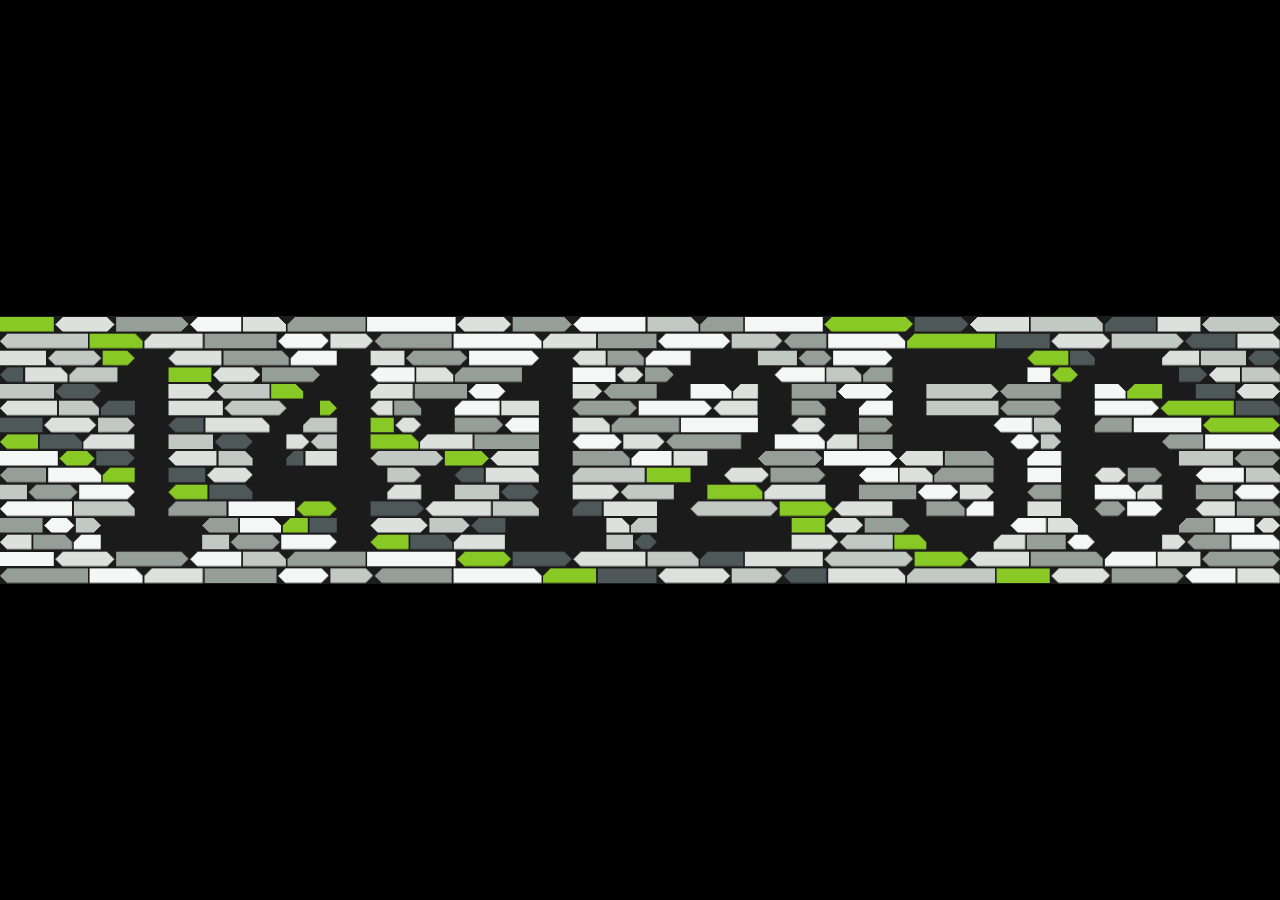
<file: angular-negative-v3.html>
<!doctype html>
<html lang="en-AU">
<head>
  <meta charset="utf-8">
  <meta name="viewport" content="width=device-width,initial-scale=1,viewport-fit=cover">
  <meta name="robots" content="noindex,nofollow,noarchive,nosnippet,noimageindex">
  <title>Angular Negative Space Clock v3</title>
  <style>
    :root{
      --void:#1c1b1c;
      --green:#89c925;
      --white:#f5f7f6;
      --grey1:#dce1de;
      --grey2:#c2c9c5;
      --grey3:#969e9a;
      --grey4:#4e5859;
      --stage-w:3840px;
      --stage-h:804px;
    }
    *{box-sizing:border-box}
    html,body{margin:0;width:100%;height:100%;overflow:hidden;background:#000}
    #viewport{position:fixed;inset:0;overflow:hidden;background:#000}
    #stage{
      position:absolute;left:0;top:0;width:var(--stage-w);height:var(--stage-h);
      overflow:hidden;transform-origin:0 0;background:var(--void);
      contain:layout paint style;
    }
    .row{position:absolute;left:0;width:3840px;height:50.25px;overflow:hidden}
    .tile{
      --cut:22px;
      position:absolute;top:3px;height:44px;min-width:26px;
      box-shadow:inset 0 0 0 1px rgba(0,0,0,.18);
      transition:transform 340ms cubic-bezier(.22,.72,.18,1),width 340ms cubic-bezier(.22,.72,.18,1);
      will-change:transform,width;
      transform-origin:left center;
    }
    .tone0{background:var(--white)}
    .tone1{background:var(--grey1)}
    .tone2{background:var(--grey2)}
    .tone3{background:var(--grey3)}
    .tone4{background:var(--grey4)}
    .tone5{background:var(--green)}

    .shape0{clip-path:none}
    .shape1{clip-path:polygon(var(--cut) 0,100% 0,100% 100%,0 100%,0 var(--cut))}
    .shape2{clip-path:polygon(0 0,calc(100% - var(--cut)) 0,100% var(--cut),100% 100%,0 100%)}
    .shape3{clip-path:polygon(var(--cut) 0,100% 0,100% 100%,var(--cut) 100%,0 calc(100% - var(--cut)),0 var(--cut))}
    .shape4{clip-path:polygon(0 0,calc(100% - var(--cut)) 0,100% var(--cut),100% calc(100% - var(--cut)),calc(100% - var(--cut)) 100%,0 100%)}
    .shape5{clip-path:polygon(var(--cut) 0,calc(100% - var(--cut)) 0,100% var(--cut),100% calc(100% - var(--cut)),calc(100% - var(--cut)) 100%,var(--cut) 100%,0 calc(100% - var(--cut)),0 var(--cut))}

    @media (prefers-reduced-motion:reduce){.tile{transition-duration:1ms}}
  </style>
</head>
<body>
<div id="viewport"><div id="stage"></div></div>
<script>
(() => {
  'use strict';

  const SW=3840, SH=804, TZ='Australia/Melbourne';
  const ROWS=16, COLS=76, MODULES=20, GAP_COLS=2, OUTER_COLS=5;
  const ROW_H=SH/ROWS, CELL_W=SW/COLS, TILE_GAP=5;

  const stage=document.getElementById('stage');
  const viewport=document.getElementById('viewport');
  const params=new URLSearchParams(location.search);
  const demo=params.get('demo')==='1';
  const forced=params.get('time');

  const fmt=new Intl.DateTimeFormat('en-AU',{
    timeZone:TZ,hour:'2-digit',minute:'2-digit',second:'2-digit',hourCycle:'h23'
  });

  const DIGITS={
    '0':['00111100','01111110','11100111','11000011','11000011','11000011','11000011','11000011','11000011','11100111','01111110','00111100'],
    '1':['00011000','00111000','01111000','00011000','00011000','00011000','00011000','00011000','00011000','00011000','01111110','01111110'],
    '2':['00111100','01111110','11000011','00000011','00000011','00000110','00011100','00110000','01100000','11000000','11111111','11111111'],
    '3':['00111100','01111110','11000011','00000011','00000011','00011110','00011110','00000011','00000011','11000011','01111110','00111100'],
    '4':['00000110','00001110','00011110','00110110','01100110','11000110','11000110','11111111','11111111','00000110','00000110','00000110'],
    '5':['11111111','11111111','11000000','11000000','11111100','11111110','00000011','00000011','00000011','11000011','01111110','00111100'],
    '6':['00111100','01111110','11000011','11000000','11000000','11111100','11111110','11000011','11000011','11000011','01111110','00111100'],
    '7':['11111111','11111111','00000011','00000110','00000110','00001100','00011000','00110000','00110000','00110000','00110000','00110000'],
    '8':['00111100','01111110','11000011','11000011','11000011','01111110','01111110','11000011','11000011','11000011','01111110','00111100'],
    '9':['00111100','01111110','11000011','11000011','11000011','01111111','00111111','00000011','00000011','11000011','01111110','00111100']
  };
  const COLON=['00','00','00','11','11','00','00','11','11','00','00','00'];
  const SLOT_WIDTHS=[8,8,2,8,8,2,8,8];

  const rowObjects=[];
  let lastValue='';
  let demoValue='14:37:52';
  let timer=0;

  function toneFor(row,index){
    const n=(row*13+index*7)%20;
    if(n===0||n===11) return 5;
    if(n<5) return 0;
    if(n<10) return 1;
    if(n<14) return 2;
    if(n<18) return 3;
    return 4;
  }

  function shapeFor(row,index){
    return (row*3+index*5)%6;
  }

  function buildField(){
    for(let r=0;r<ROWS;r++){
      const row=document.createElement('div');
      row.className='row';
      row.style.top=`${r*ROW_H}px`;
      const tiles=[];
      for(let i=0;i<MODULES;i++){
        const tile=document.createElement('div');
        tile.className=`tile tone${toneFor(r,i)} shape${shapeFor(r,i)}`;
        row.appendChild(tile);
        tiles.push(tile);
      }
      stage.appendChild(row);
      rowObjects.push({row,tiles});
    }
  }

  function timeString(){
    if(forced && /^\d\d:\d\d:\d\d$/.test(forced)) return forced;
    let h='00',m='00',s='00';
    for(const part of fmt.formatToParts(new Date())){
      if(part.type==='hour') h=part.value;
      else if(part.type==='minute') m=part.value;
      else if(part.type==='second') s=part.value;
    }
    return `${h}:${m}:${s}`;
  }

  function buildMask(value){
    const mask=Array.from({length:ROWS},()=>Array(COLS).fill(0));
    const chars=value.split('');
    let x=OUTER_COLS;

    chars.forEach((ch,slotIndex)=>{
      const pattern=ch===':' ? COLON : DIGITS[ch];
      const width=SLOT_WIDTHS[slotIndex];
      for(let pr=0;pr<12;pr++){
        const targetRow=pr+2;
        const line=pattern[pr];
        for(let pc=0;pc<width;pc++){
          if(line[pc]==='1') mask[targetRow][x+pc]=1;
        }
      }
      x+=width;
      if(slotIndex<chars.length-1) x+=GAP_COLS;
    });
    return mask;
  }

  function filledSpans(rowMask){
    const spans=[];
    let start=-1;
    for(let c=0;c<COLS;c++){
      const filled=rowMask[c]===0;
      if(filled && start<0) start=c;
      if((!filled || c===COLS-1) && start>=0){
        spans.push([start, filled && c===COLS-1 ? c+1 : c]);
        start=-1;
      }
    }
    return spans;
  }

  function allocateCounts(spans){
    const lengths=spans.map(([a,b])=>b-a);
    const total=lengths.reduce((a,b)=>a+b,0);
    const counts=lengths.map(()=>1);
    let remaining=MODULES-spans.length;
    const ideals=lengths.map(len=>remaining*(len/total));
    const floors=ideals.map(Math.floor);
    floors.forEach((n,i)=>{counts[i]+=n;remaining-=n});
    const order=ideals.map((v,i)=>({i,frac:v-Math.floor(v)})).sort((a,b)=>b.frac-a.frac);
    for(let k=0;k<remaining;k++) counts[order[k%order.length].i]++;
    return counts;
  }

  function weightsFor(rowIndex,count,seedOffset){
    const weights=[];
    for(let i=0;i<count;i++){
      const n=(rowIndex*17+(seedOffset+i)*11)%7;
      weights.push([1.0,1.35,.8,1.65,1.1,.95,1.45][n]);
    }
    return weights;
  }

  function solveRow(spans,rowIndex){
    const targets=[];
    const counts=allocateCounts(spans);
    let moduleIndex=0;

    spans.forEach(([a,b],spanIndex)=>{
      const x0=a*CELL_W;
      const x1=b*CELL_W;
      const spanW=x1-x0;
      const count=counts[spanIndex];
      const innerGaps=(count-1)*TILE_GAP;
      const usable=Math.max(26,spanW-innerGaps);
      const weights=weightsFor(rowIndex,count,moduleIndex);
      const sum=weights.reduce((p,c)=>p+c,0);
      let cursor=x0;

      weights.forEach((weight,localIndex)=>{
        let width=usable*(weight/sum);
        if(localIndex===count-1) width=x1-cursor;
        targets.push({x:cursor,w:Math.max(26,width)});
        cursor+=width+TILE_GAP;
        moduleIndex++;
      });
    });

    while(targets.length<MODULES){
      const last=targets[targets.length-1];
      const steal=Math.max(26,last.w*0.45);
      last.w-=steal+TILE_GAP;
      targets.push({x:last.x+last.w+TILE_GAP,w:steal});
    }
    return targets.slice(0,MODULES);
  }

  function render(value){
    if(value===lastValue) return;
    const mask=buildMask(value);
    for(let r=0;r<ROWS;r++){
      const spans=filledSpans(mask[r]);
      const targets=solveRow(spans,r);
      rowObjects[r].tiles.forEach((tile,i)=>{
        tile.style.transform=`translate3d(${targets[i].x}px,0,0)`;
        tile.style.width=`${targets[i].w}px`;
      });
    }
    lastValue=value;
  }

  function tick(){
    if(demo){
      const raw=demoValue.replace(/:/g,'');
      const next=String((Number(raw)+1)%1000000).padStart(6,'0');
      demoValue=`${next.slice(0,2)}:${next.slice(2,4)}:${next.slice(4,6)}`;
      render(demoValue);
      timer=setTimeout(tick,460);
      return;
    }
    render(timeString());
    timer=setTimeout(tick,Math.max(70,1000-(Date.now()%1000)+15));
  }

  function scaleStage(){
    const vw=viewport.clientWidth||innerWidth;
    const vh=viewport.clientHeight||innerHeight;
    const scale=Math.min(vw/SW,vh/SH);
    const w=SW*scale,h=SH*scale;
    stage.style.left=`${Math.round((vw-w)/2)}px`;
    stage.style.top=`${Math.round((vh-h)/2)}px`;
    stage.style.transform=`scale(${scale})`;
  }

  buildField();
  scaleStage();
  render(demo ? demoValue : timeString());
  tick();
  addEventListener('resize',scaleStage,{passive:true});
  addEventListener('orientationchange',scaleStage,{passive:true});
})();
</script>
</body>
</html>
</file>
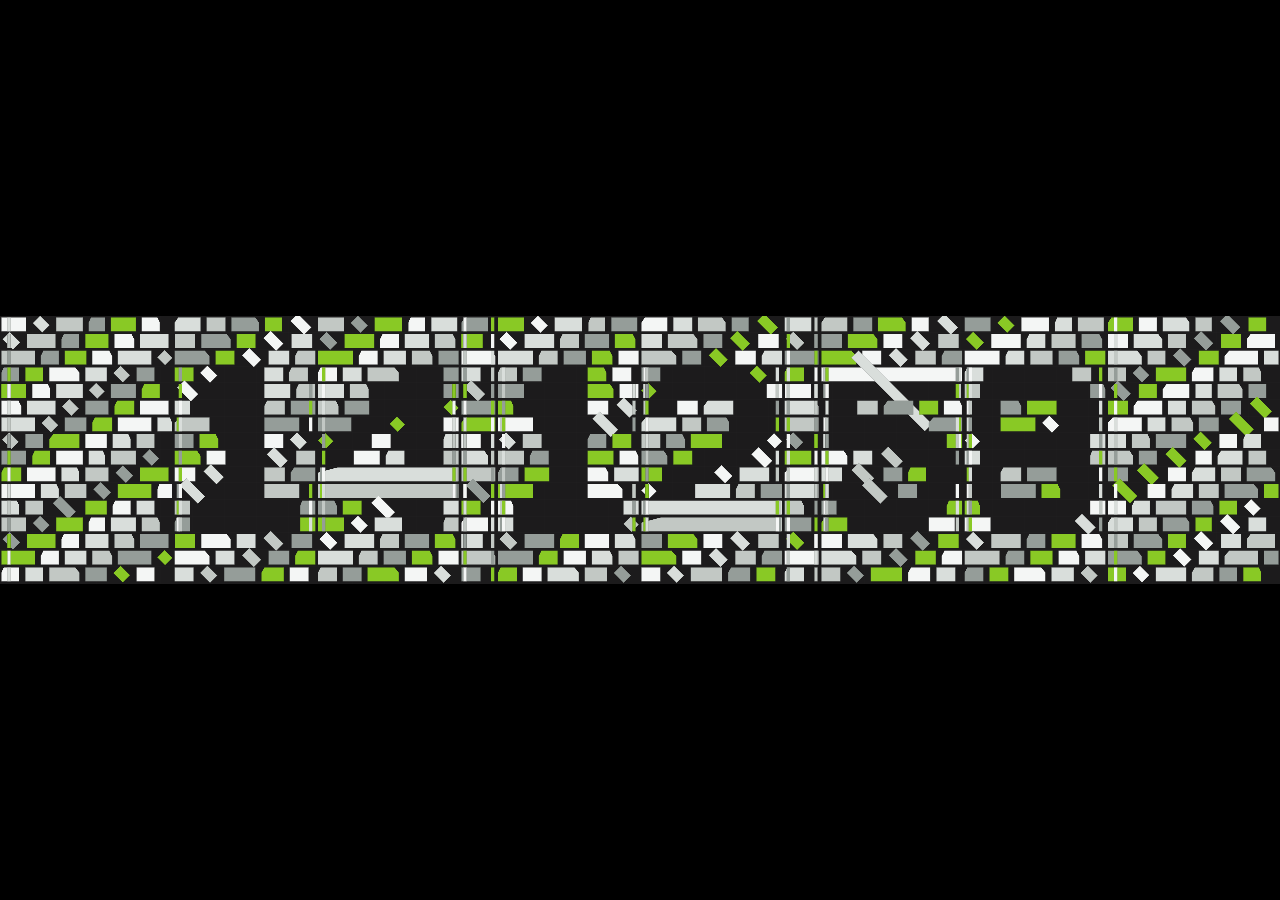
<file: angular-negative-v4.html>
<!doctype html><html lang="en-AU"><head><meta charset="utf-8"><meta name="viewport" content="width=device-width,initial-scale=1,viewport-fit=cover"><meta name="robots" content="noindex,nofollow,noarchive,nosnippet,noimageindex"><title>Angular Negative Space Clock v4</title><style>:root{--bg:#373a36;--void:#1c1b1c;--w:#f4f6f5;--g1:#d9dedb;--g2:#c2c8c4;--g3:#959d99;--green:#89c925;--sw:3840px;--sh:804px}*{box-sizing:border-box}html,body{margin:0;width:100%;height:100%;overflow:hidden;background:#000}body{-webkit-font-smoothing:antialiased;text-rendering:geometricPrecision}#viewport{position:fixed;inset:0;background:#000}#stage{position:absolute;left:0;top:0;width:var(--sw);height:var(--sh);transform-origin:0 0;background:var(--void);overflow:hidden}#field{position:absolute;inset:0;overflow:hidden}.gridV,.gridH{position:absolute;background:rgba(255,255,255,.028);pointer-events:none}.gridV{top:0;bottom:0;width:1px}.gridH{left:0;right:0;height:1px}.row{position:absolute;left:0;right:0;height:50px}.piece{position:absolute;top:4px;height:42px;will-change:transform,width;transition:transform .34s cubic-bezier(.2,.75,.2,1),width .34s cubic-bezier(.2,.75,.2,1)}.piece.instant{transition:none}.skin{position:absolute;inset:0;box-shadow:inset 0 0 0 1px rgba(0,0,0,.18)}.t0{background:var(--w)}.t1{background:var(--g1)}.t2{background:var(--g2)}.t3{background:var(--g3)}.t4{background:var(--green)}.rect{transform:none}.skin.rot{width:74%;height:74%;left:13%;top:13%;transform:rotate(45deg);transform-origin:center}.slantL{clip-path:polygon(14% 0,100% 0,100% 100%,0 100%,0 38%)}.slantR{clip-path:polygon(0 0,86% 0,100% 38%,100% 100%,0 100%)}</style></head><body><div id="viewport"><div id="stage"><div id="field"></div></div></div><script>(()=>{'use strict';const SW=3840,SH=804,ROWS=16,ROWH=50,TZ='Australia/Melbourne',field=document.getElementById('field'),vp=document.getElementById('viewport'),stage=document.getElementById('stage');const DIG={'0':['00111100','01111110','11100111','11000011','11000011','11000011','11000011','11100111','01111110','00111100'],'1':['00011000','00111000','01111000','00011000','00011000','00011000','00011000','00011000','01111110','01111110'],'2':['00111100','01111110','11000011','00000011','00000110','00011100','00110000','01100000','11111111','11111111'],'3':['00111100','01111110','11000011','00000011','00011110','00011110','00000011','11000011','01111110','00111100'],'4':['00000110','00001110','00011110','00110110','01100110','11000110','11111111','11111111','00000110','00000110'],'5':['11111111','11111111','11000000','11111100','11111110','00000011','00000011','11000011','01111110','00111100'],'6':['00111100','01111110','11000011','11000000','11111100','11111110','11000011','11000011','01111110','00111100'],'7':['11111111','11111111','00000011','00000110','00001100','00011000','00110000','00110000','00110000','00110000'],'8':['00111100','01111110','11000011','11000011','01111110','01111110','11000011','11000011','01111110','00111100'],'9':['00111100','01111110','11000011','11000011','01111111','00111111','00000011','11000011','01111110','00111100']};const COL=['00','00','11','11','00','00','11','11','00','00'];const chars=['fill','d1','d2','c1','d3','d4','c2','d5','d6','fill'];const widths=[520,430,430,110,430,430,110,430,430,520];const regions=[];let x=0;chars.forEach((k,i)=>{regions.push({kind:k,x,width:widths[i],cols:k==='fill'?10:(k[0]==='c'?2:8),max:k==='fill'?7:(k[0]==='c'?3:5)});x+=widths[i]});const regionMap=[1,2,3,4,5,6,7,8];const rows=[];for(let i=1;i<40;i++){const v=document.createElement('div');v.className='gridV';v.style.left=(i*96)+'px';field.appendChild(v)}for(let i=1;i<ROWS;i++){const h=document.createElement('div');h.className='gridH';h.style.top=(i*ROWH)+'px';field.appendChild(h)}for(let r=0;r<ROWS;r++){const row=document.createElement('div');row.className='row';row.style.top=(r*ROWH)+'px';field.appendChild(row);const regEls=[];regions.forEach((reg,ri)=>{const mods=[];for(let m=0;m<reg.max;m++){const piece=document.createElement('div');piece.className='piece instant';const skin=document.createElement('div');skin.className='skin rect t0';piece.appendChild(skin);row.appendChild(piece);mods.push({piece,skin})}regEls.push(mods)});rows.push(regEls)}function scale(){const vw=vp.clientWidth||innerWidth,vh=vp.clientHeight||innerHeight,s=Math.min(vw/SW,vh/SH),w=SW*s,h=SH*s;stage.style.left=Math.round((vw-w)/2)+'px';stage.style.top=Math.round((vh-h)/2)+'px';stage.style.transform=`scale(${s})`}function tone(ri,r,i){return['t0','t1','t2','t3','t4'][(ri+r+i)%5]}function shape(ri,r,i,w){if(w<42)return'rect';const v=(ri*3+r+i)%6;return v===1?'rot':v===3?'slantL':v===5?'slantR':'rect'}function fillSegments(mask){const out=[];let s=-1;for(let i=0;i<mask.length;i++){const fill=mask[i]==='0';if(fill&&s<0)s=i;if((!fill||i===mask.length-1)&&s>=0){out.push([s,!fill?i-1:i]);s=-1}}return out}function splitSegs(segs,rowIndex,cols){const pats=[[1.6,1.2,1.7,1.1],[1.3,1.8,1.2,1.5],[2.1,1.2,1.4,1.3],[1.2,1.2,1.9,1.4]];const pat=pats[rowIndex%pats.length];const out=[];for(const[a,b]of segs){let c=a,p=0;while(c<=b+.01){let len=pat[p%pat.length];if(c+len>b+1)len=b+1-c;if(len<.72)break;out.push([c,c+len]);c+=len+.18;p++}}if(!out.length&&cols>0)out.push([0,cols]);return out}function lineFor(kind,ch,row){const cols=kind==='fill'?10:(kind[0]==='c'?2:8);if(kind==='fill')return'0'.repeat(cols);if(row<3||row>12)return'0'.repeat(cols);if(kind[0]==='c')return COL[row-3];return DIG[ch][row-3]}function applyRegion(regionIndex,ch,animate){const reg=regions[regionIndex];for(let r=0;r<ROWS;r++){const mods=rows[r][regionIndex],line=lineFor(reg.kind,ch,r),chunks=splitSegs(fillSegments(line),r,reg.cols),cell=reg.width/reg.cols;for(let i=0;i<mods.length;i++){const m=mods[i],piece=m.piece,skin=m.skin;if(!animate)piece.classList.add('instant');else piece.classList.remove('instant');if(i<chunks.length){const[a,b]=chunks[i],px=reg.x+a*cell+4,pw=Math.max(10,(b-a)*cell-8);piece.style.transform=`translateX(${px}px)`;piece.style.width=pw+'px';skin.className='skin '+shape(regionIndex,r,i,pw)+' '+tone(regionIndex,r,i)}else{const px=reg.x+(i%2?reg.width-14-(i*3):4+i*3);piece.style.transform=`translateX(${px}px)`;piece.style.width='10px';skin.className='skin rect '+tone(regionIndex,r,i)}}}}let prev='';function draw(val,animate){const chars=val.split('');regionMap.forEach((ri,idx)=>{const ch=chars[idx];if(!animate||prev[idx]!==ch)applyRegion(ri,ch,animate)});prev=val}function nowStr(){const parts=new Intl.DateTimeFormat('en-AU',{timeZone:TZ,hour:'2-digit',minute:'2-digit',second:'2-digit',hourCycle:'h23'}).formatToParts(new Date());let h='00',m='00',s='00';for(const p of parts){if(p.type==='hour')h=p.value;else if(p.type==='minute')m=p.value;else if(p.type==='second')s=p.value}return`${h}:${m}:${s}`}const qs=new URLSearchParams(location.search),demo=qs.get('demo')==='1',fixed=qs.get('time');let timer=0,demoVal=fixed||'12:34:56';function tick(){if(fixed){draw(fixed,false);return}if(demo){const raw=demoVal.replace(/:/g,''),n=String((Number(raw)+1)%1000000).padStart(6,'0');demoVal=`${n.slice(0,2)}:${n.slice(2,4)}:${n.slice(4,6)}`;draw(demoVal,true);timer=setTimeout(tick,430);return}draw(nowStr(),true);timer=setTimeout(tick,Math.max(60,1000-Date.now()%1000+20))}applyRegion(0,'',false);applyRegion(9,'',false);draw(fixed||nowStr(),false);scale();tick();addEventListener('resize',scale,{passive:true});addEventListener('orientationchange',scale,{passive:true});})();</script></body></html>
</file>
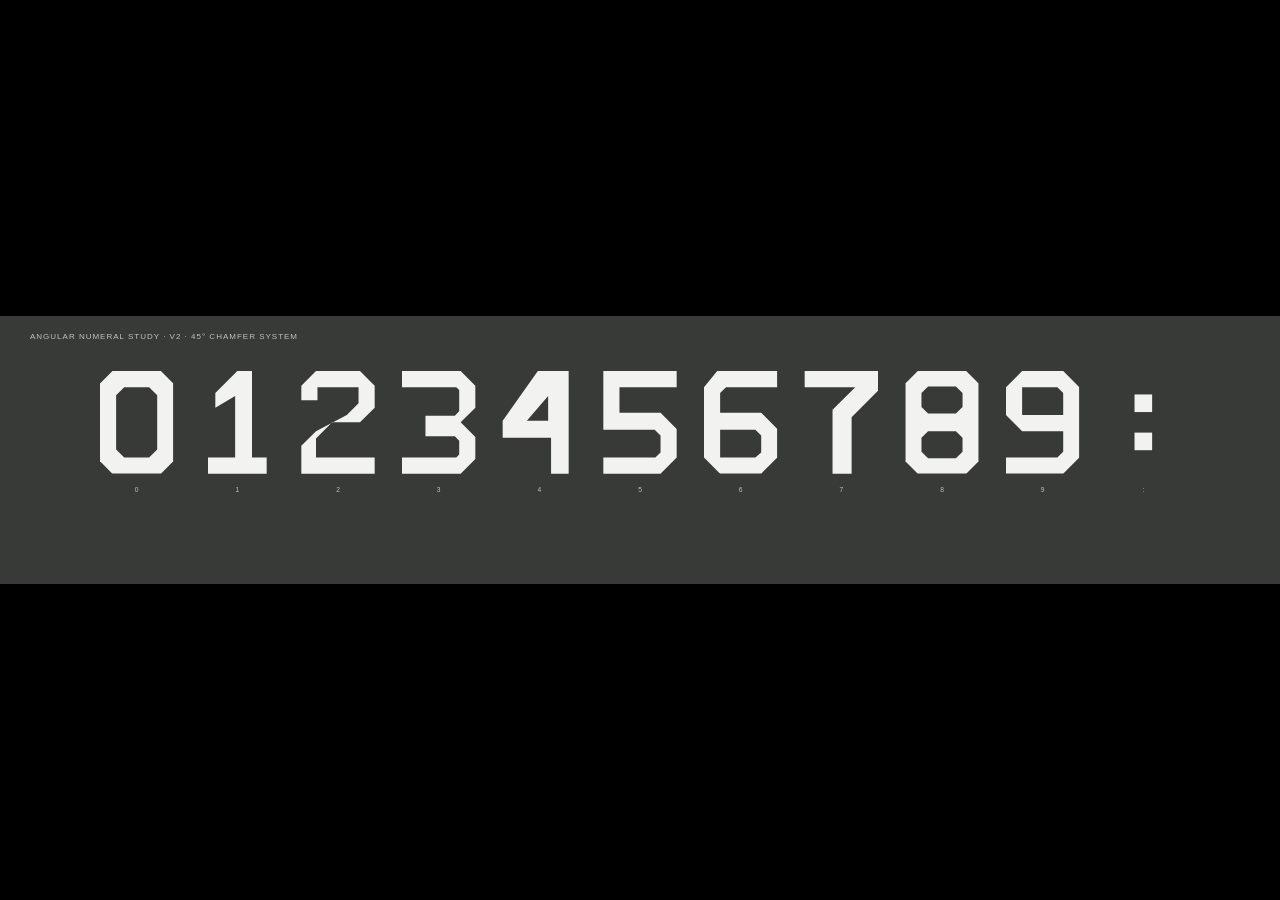
<file: angular-numeral-sheet-v2.html>
<!doctype html><html lang="en-AU"><head><meta charset="utf-8"><meta name="viewport" content="width=device-width,initial-scale=1,viewport-fit=cover"><meta name="robots" content="noindex,nofollow,noarchive,nosnippet,noimageindex"><title>Angular Numeral Sheet v2</title><style>html,body{margin:0;width:100%;height:100%;overflow:hidden;background:#000}body{display:grid;place-items:center}img{display:block;width:100vw;height:100vh;object-fit:contain;background:#000}</style></head><body><img src="angular-numeral-sheet-v2.svg" alt="Angular numeral design sheet 0 to 9 and square colon"></body></html>
</file>
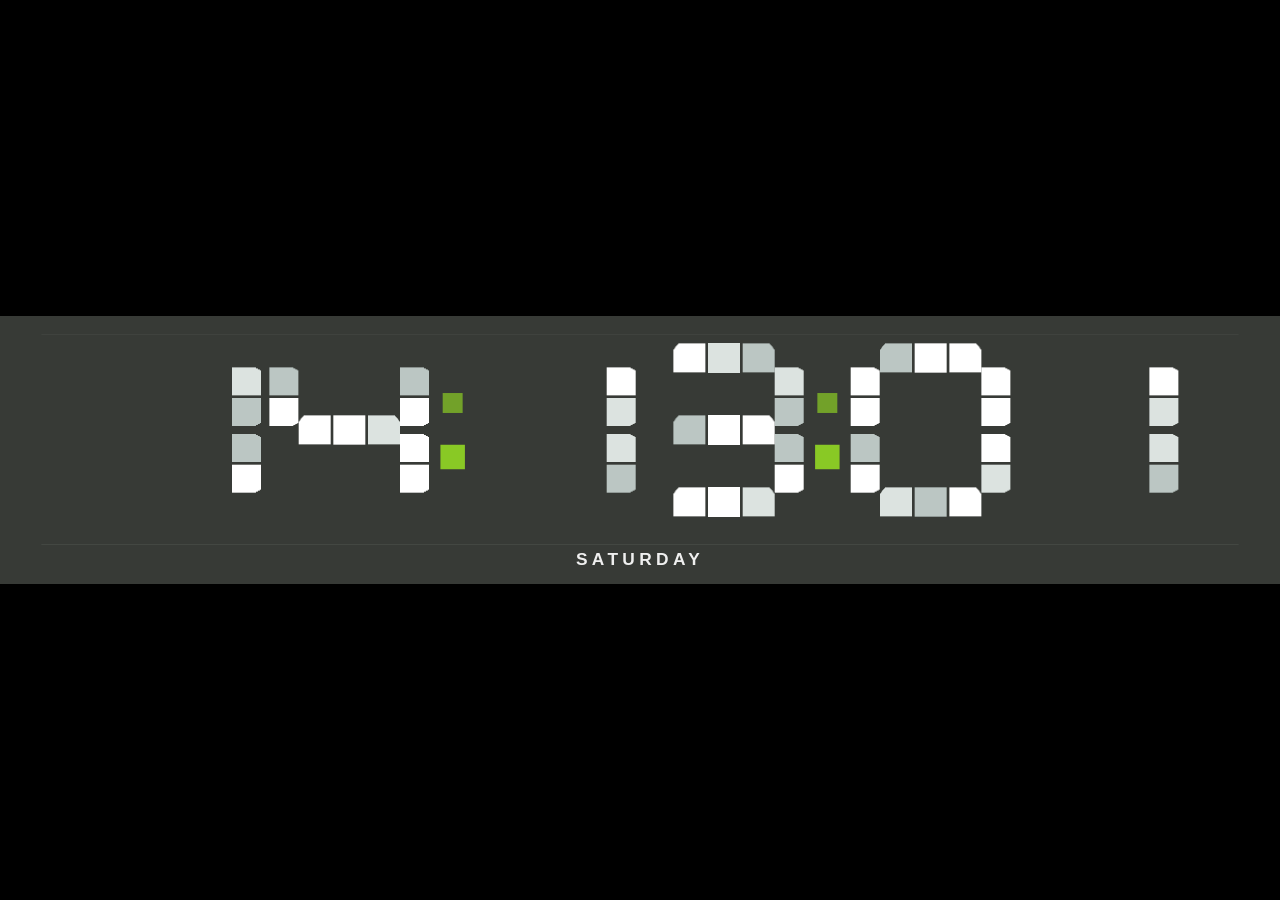
<file: angular.html>
<!doctype html>
<html lang="en-AU">
<head>
  <meta charset="utf-8">
  <meta name="viewport" content="width=device-width, initial-scale=1, viewport-fit=cover">
  <meta name="robots" content="noindex, nofollow, noarchive, nosnippet, noimageindex">
  <meta name="googlebot" content="noindex, nofollow, noarchive, nosnippet, noimageindex">
  <title>Angular Tile Morph Clock Prototype</title>
  <link rel="stylesheet" href="angular.css">
</head>
<body>
  <div id="viewport">
    <main id="stage" class="clock-stage" aria-label="Melbourne angular tile morph clock">
      <section id="timeDisplay" class="time-display" aria-label="Current Melbourne time"></section>
      <div class="weekday-rule" aria-hidden="true"></div>
      <div id="weekday" class="weekday">WEDNESDAY</div>
    </main>
  </div>
  <script src="angular.js"></script>
</body>
</html>
</file>
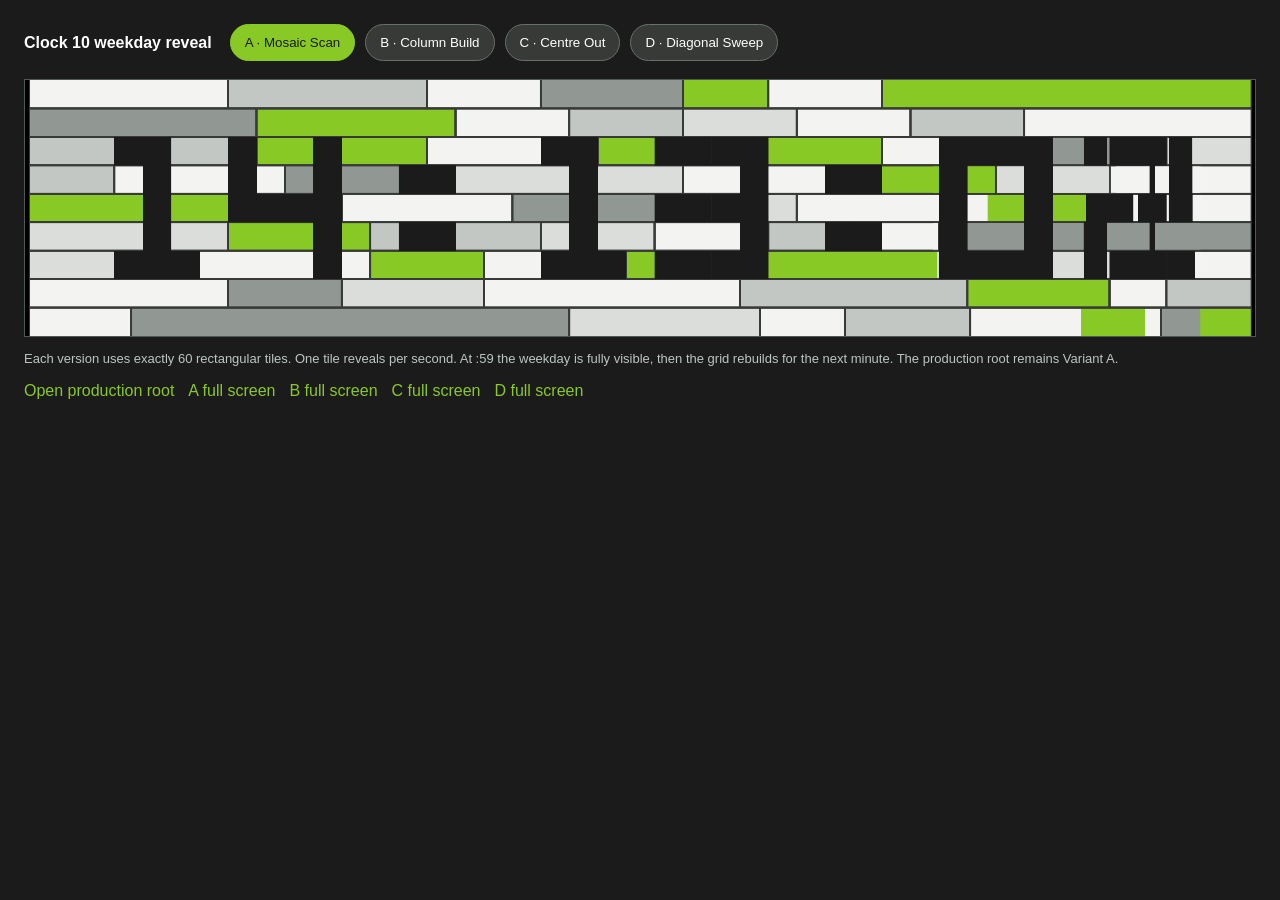
<file: preview.html>
<!doctype html>
<html lang="en-AU">
<head>
  <meta charset="utf-8">
  <meta name="viewport" content="width=device-width, initial-scale=1">
  <meta name="robots" content="noindex, nofollow, noarchive, nosnippet, noimageindex">
  <title>Clock 10 Weekday Reveal Preview</title>
  <style>
    *{box-sizing:border-box}html,body{margin:0;min-height:100%;background:#1c1b1c;color:#fff;font-family:Arial,sans-serif}body{padding:24px}.toolbar{display:flex;gap:10px;flex-wrap:wrap;align-items:center;margin-bottom:18px}.toolbar strong{margin-right:8px}.toolbar button{border:1px solid #66706d;background:#373a36;color:#fff;padding:10px 14px;border-radius:999px;cursor:pointer}.toolbar button.active{background:#89c925;color:#1c1b1c;border-color:#89c925}.frame-wrap{width:100%;aspect-ratio:3840/804;background:#000;overflow:hidden;border:1px solid #4e5859}.frame-wrap iframe{width:100%;height:100%;border:0;display:block}.note{margin-top:12px;color:#bbc6c3;font-size:13px;line-height:1.5}.links{margin-top:14px;display:flex;gap:14px;flex-wrap:wrap}.links a{color:#89c925;text-decoration:none}
  </style>
</head>
<body>
  <div class="toolbar" aria-label="Clock variant selector">
    <strong>Clock 10 weekday reveal</strong>
    <button data-variant="a" class="active">A · Mosaic Scan</button>
    <button data-variant="b">B · Column Build</button>
    <button data-variant="c">C · Centre Out</button>
    <button data-variant="d">D · Diagonal Sweep</button>
  </div>

  <div class="frame-wrap">
    <iframe id="clockFrame" src="./?variant=a" title="Clock 10 variant preview"></iframe>
  </div>

  <div class="note">Each version uses exactly 60 rectangular tiles. One tile reveals per second. At :59 the weekday is fully visible, then the grid rebuilds for the next minute. The production root remains Variant A.</div>
  <div class="links">
    <a href="./" target="_blank" rel="noopener">Open production root</a>
    <a href="./?variant=a" target="_blank" rel="noopener">A full screen</a>
    <a href="./?variant=b" target="_blank" rel="noopener">B full screen</a>
    <a href="./?variant=c" target="_blank" rel="noopener">C full screen</a>
    <a href="./?variant=d" target="_blank" rel="noopener">D full screen</a>
  </div>

  <script>
    const frame=document.getElementById('clockFrame');
    const buttons=[...document.querySelectorAll('button[data-variant]')];
    buttons.forEach(button=>button.addEventListener('click',()=>{
      buttons.forEach(item=>item.classList.remove('active'));
      button.classList.add('active');
      frame.src=`./?variant=${button.dataset.variant}`;
    }));
  </script>
</body>
</html>
</file>
<file: angular.css>
@font-face {
  font-family: "Open Sans Local";
  src: local("Open Sans"), url("https://creative-innovation-labs-bmc.github.io/Melbl8-Clock05-Counter-Field-PT-Serif/fonts/OpenSans-Variable.ttf") format("truetype");
  font-style: normal;
  font-weight: 300 800;
  font-display: swap;
}

:root {
  --bg: #373a36;
  --near-black: #1c1b1c;
  --green: #89c925;
  --white: #ffffff;
  --muted: #bbc6c3;
  --digit-w: 480px;
  --digit-h: 520px;
  --thick: 88px;
  --stage-w: 3840px;
  --stage-h: 804px;
}

* { box-sizing: border-box; }
html, body { width: 100%; height: 100%; margin: 0; overflow: hidden; background: #000; }
body { font-family: "Open Sans Local", Arial, sans-serif; color: var(--white); -webkit-font-smoothing: antialiased; }
#viewport { position: fixed; inset: 0; overflow: hidden; background: #000; }
#stage { position: absolute; width: var(--stage-w); height: var(--stage-h); left: 0; top: 0; transform-origin: 0 0; overflow: hidden; background: var(--bg); }

.clock-stage::before {
  content: "";
  position: absolute;
  left: 124px;
  right: 124px;
  top: 56px;
  height: 1px;
  background: rgba(187,198,195,.18);
}

.time-display {
  position: absolute;
  left: 50%;
  top: 82px;
  transform: translateX(-50%);
  height: 520px;
  display: flex;
  align-items: center;
  gap: 24px;
  white-space: nowrap;
}

.digit {
  position: relative;
  flex: 0 0 var(--digit-w);
  width: var(--digit-w);
  height: var(--digit-h);
}

.segment {
  position: absolute;
  display: grid;
  gap: 8px;
}

.segment.h {
  width: 304px;
  height: 88px;
  grid-template-columns: repeat(3, 1fr);
}

.segment.v {
  width: 88px;
  height: 176px;
  grid-template-rows: repeat(2, 1fr);
}

.segment-a { left: 88px; top: 0; }
.segment-g { left: 88px; top: 216px; }
.segment-d { left: 88px; top: 432px; }
.segment-f { left: 0; top: 72px; }
.segment-b { right: 0; top: 72px; }
.segment-e { left: 0; top: 272px; }
.segment-c { right: 0; top: 272px; }

.tile {
  position: relative;
  width: 100%;
  height: 100%;
  background: var(--tone, var(--white));
  opacity: 0;
  transform: translate3d(var(--off-x, 0), var(--off-y, 0), 0);
  transition:
    transform 350ms cubic-bezier(.22,.72,.2,1),
    opacity 220ms linear,
    background-color 180ms linear;
  transition-delay: var(--delay, 0ms);
  will-change: transform, opacity;
}

.segment.h .tile:first-child { clip-path: polygon(16% 0,100% 0,100% 100%,0 100%,0 22%); }
.segment.h .tile:last-child { clip-path: polygon(0 0,84% 0,100% 22%,100% 100%,0 100%); }
.segment.v .tile:first-child { clip-path: polygon(0 0,78% 0,100% 12%,100% 100%,0 100%); }
.segment.v .tile:last-child { clip-path: polygon(0 0,100% 0,100% 88%,78% 100%,0 100%); }

.segment[data-dir="left"] .tile { --off-x: -124px; --off-y: 0; }
.segment[data-dir="right"] .tile { --off-x: 124px; --off-y: 0; }
.segment[data-dir="up"] .tile { --off-x: 0; --off-y: -124px; }
.segment[data-dir="down"] .tile { --off-x: 0; --off-y: 124px; }

.tile.active { opacity: 1; transform: translate3d(0,0,0); }
.tile.moving { background: var(--green); }

.colon {
  flex: 0 0 92px;
  width: 92px;
  height: 520px;
  display: flex;
  flex-direction: column;
  justify-content: center;
  align-items: center;
  gap: 94px;
}

.colon-square {
  width: 68px;
  height: 68px;
  background: var(--green);
  transform: scale(1);
  transition: transform 170ms ease-out, opacity 170ms linear;
}

.colon.tick .colon-square:first-child { transform: scale(.88); opacity: .72; }
.colon.tick .colon-square:last-child { transform: scale(1.08); }

.weekday-rule {
  position: absolute;
  left: 124px;
  right: 124px;
  bottom: 117px;
  height: 1px;
  background: rgba(187,198,195,.28);
}

.weekday {
  position: absolute;
  left: 50%;
  bottom: 48px;
  transform: translateX(-50%);
  font-size: 52px;
  font-weight: 650;
  letter-spacing: .25em;
  line-height: 1;
  color: rgba(255,255,255,.92);
  white-space: nowrap;
}

.blueprint-stage {
  position: absolute;
  width: var(--stage-w);
  height: var(--stage-h);
  left: 0;
  top: 0;
  overflow: hidden;
  transform-origin: 0 0;
  background: var(--bg);
}

.blueprint-title {
  position: absolute;
  left: 120px;
  top: 56px;
  font-size: 24px;
  font-weight: 650;
  letter-spacing: .16em;
}

.blueprint-subtitle {
  position: absolute;
  right: 120px;
  top: 58px;
  font-size: 18px;
  letter-spacing: .16em;
  color: var(--green);
}

.blueprint-row {
  position: absolute;
  left: 100px;
  right: 100px;
  top: 154px;
  height: 390px;
  display: flex;
  justify-content: space-between;
  align-items: flex-start;
}

.blueprint-cell {
  position: relative;
  width: 330px;
  height: 390px;
  border-left: 1px solid rgba(187,198,195,.18);
}

.blueprint-cell:last-child { border-right: 1px solid rgba(187,198,195,.18); }

.blueprint-digit-wrap {
  position: absolute;
  left: 33px;
  top: 8px;
  width: 264px;
  height: 286px;
  overflow: visible;
}

.blueprint-digit-wrap .digit {
  transform-origin: 0 0;
  transform: scale(.55);
}

.blueprint-label {
  position: absolute;
  left: 0;
  right: 0;
  bottom: 30px;
  text-align: center;
  font-size: 28px;
  font-weight: 700;
  color: var(--muted);
}

.blueprint-colon {
  position: absolute;
  right: 126px;
  top: 585px;
  display: flex;
  gap: 24px;
  align-items: center;
}

.blueprint-colon .colon-square { width: 42px; height: 42px; }

.blueprint-rules {
  position: absolute;
  left: 120px;
  right: 420px;
  bottom: 58px;
  display: grid;
  grid-template-columns: repeat(4, 1fr);
  border-top: 1px solid rgba(187,198,195,.26);
  padding-top: 28px;
  gap: 40px;
}

.rule-title { font-size: 15px; letter-spacing: .18em; color: var(--green); margin-bottom: 10px; }
.rule-text { font-size: 18px; color: rgba(255,255,255,.82); }

@media (prefers-reduced-motion: reduce) {
  .tile, .colon-square { transition-duration: 1ms; }
}
</file>
